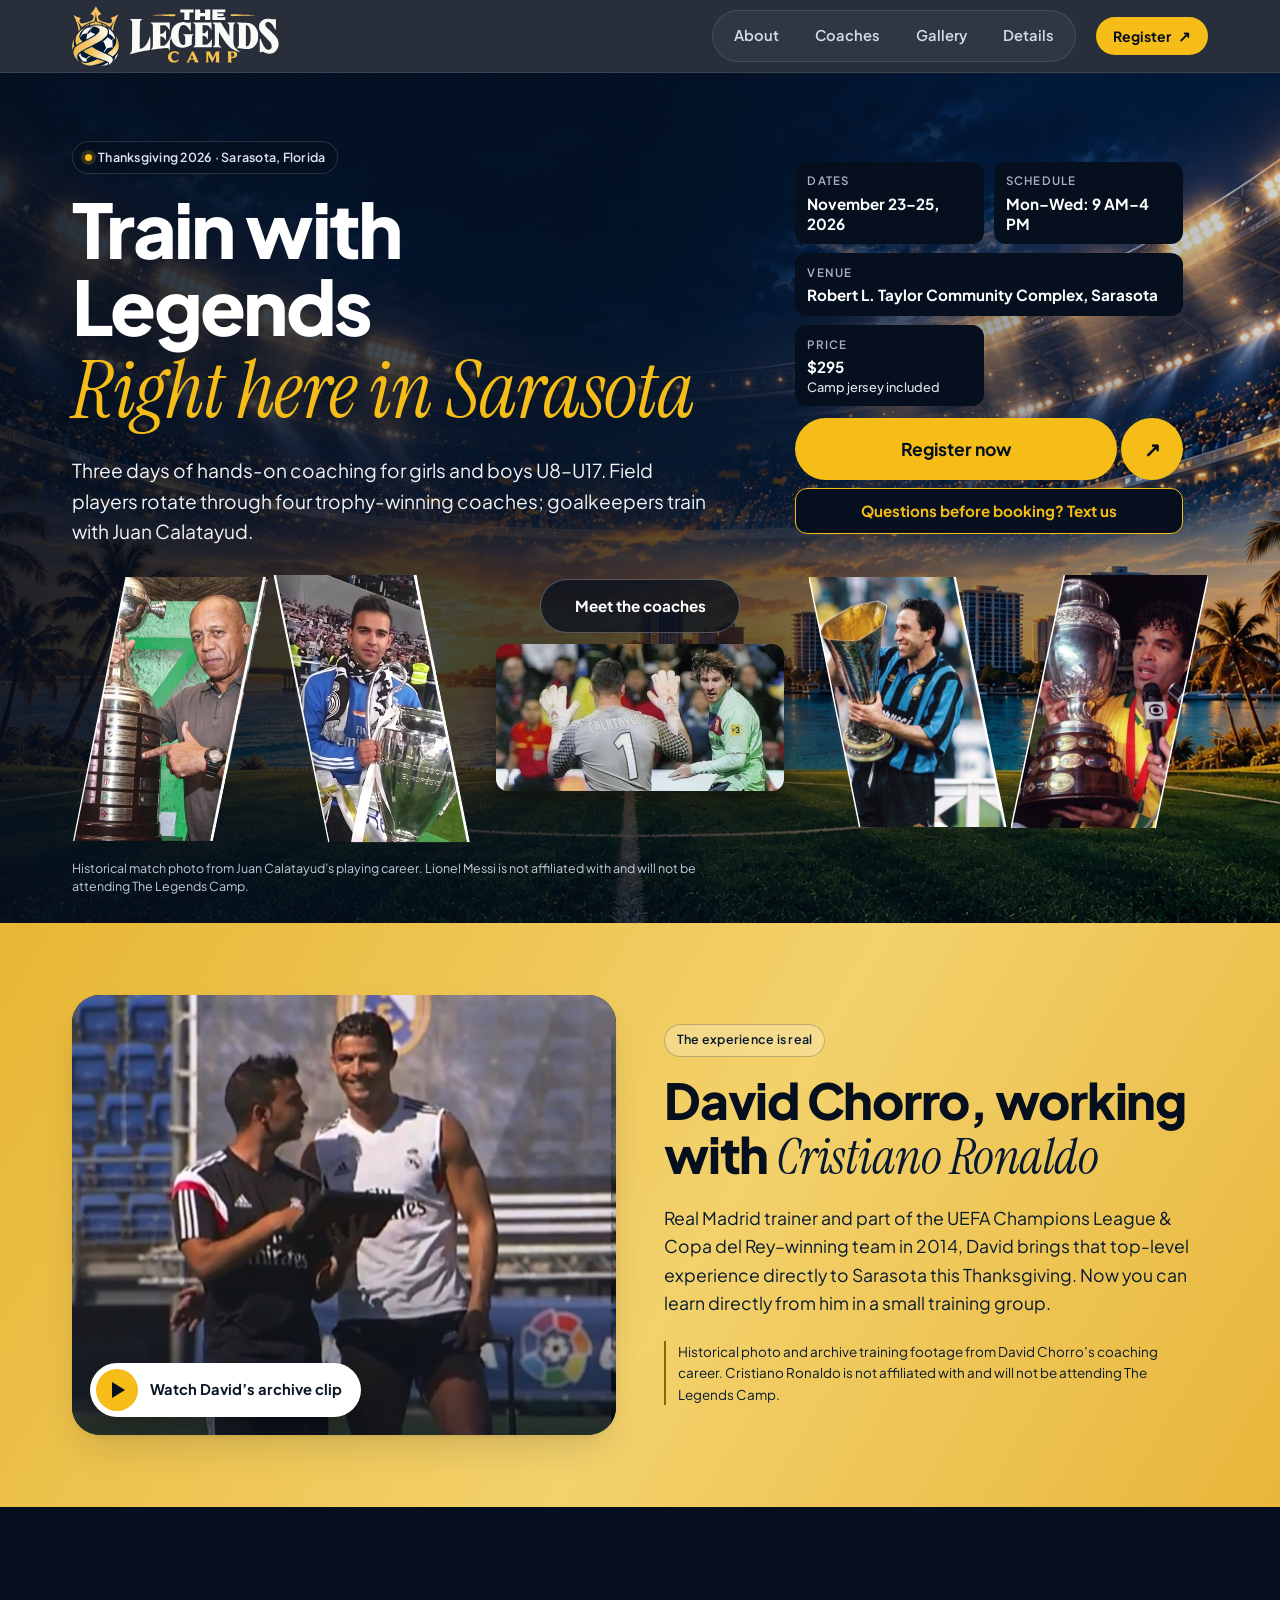
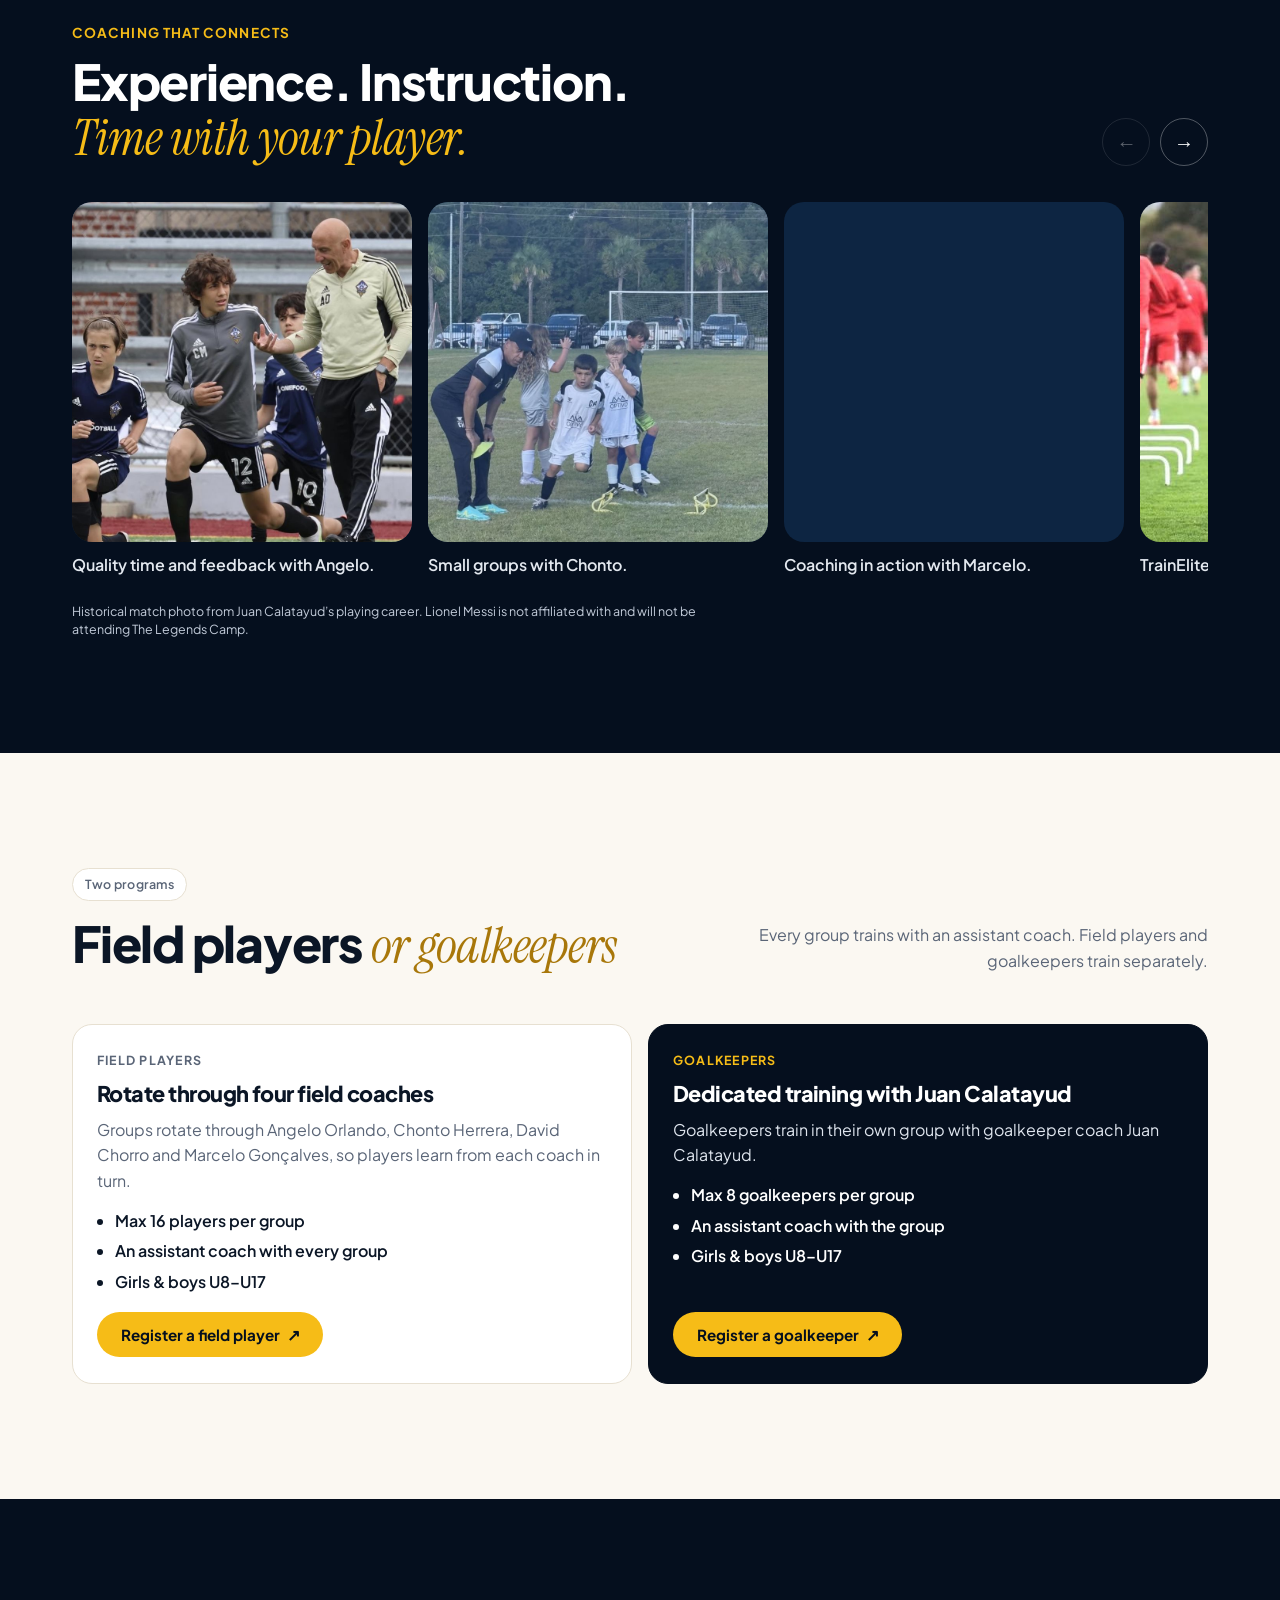
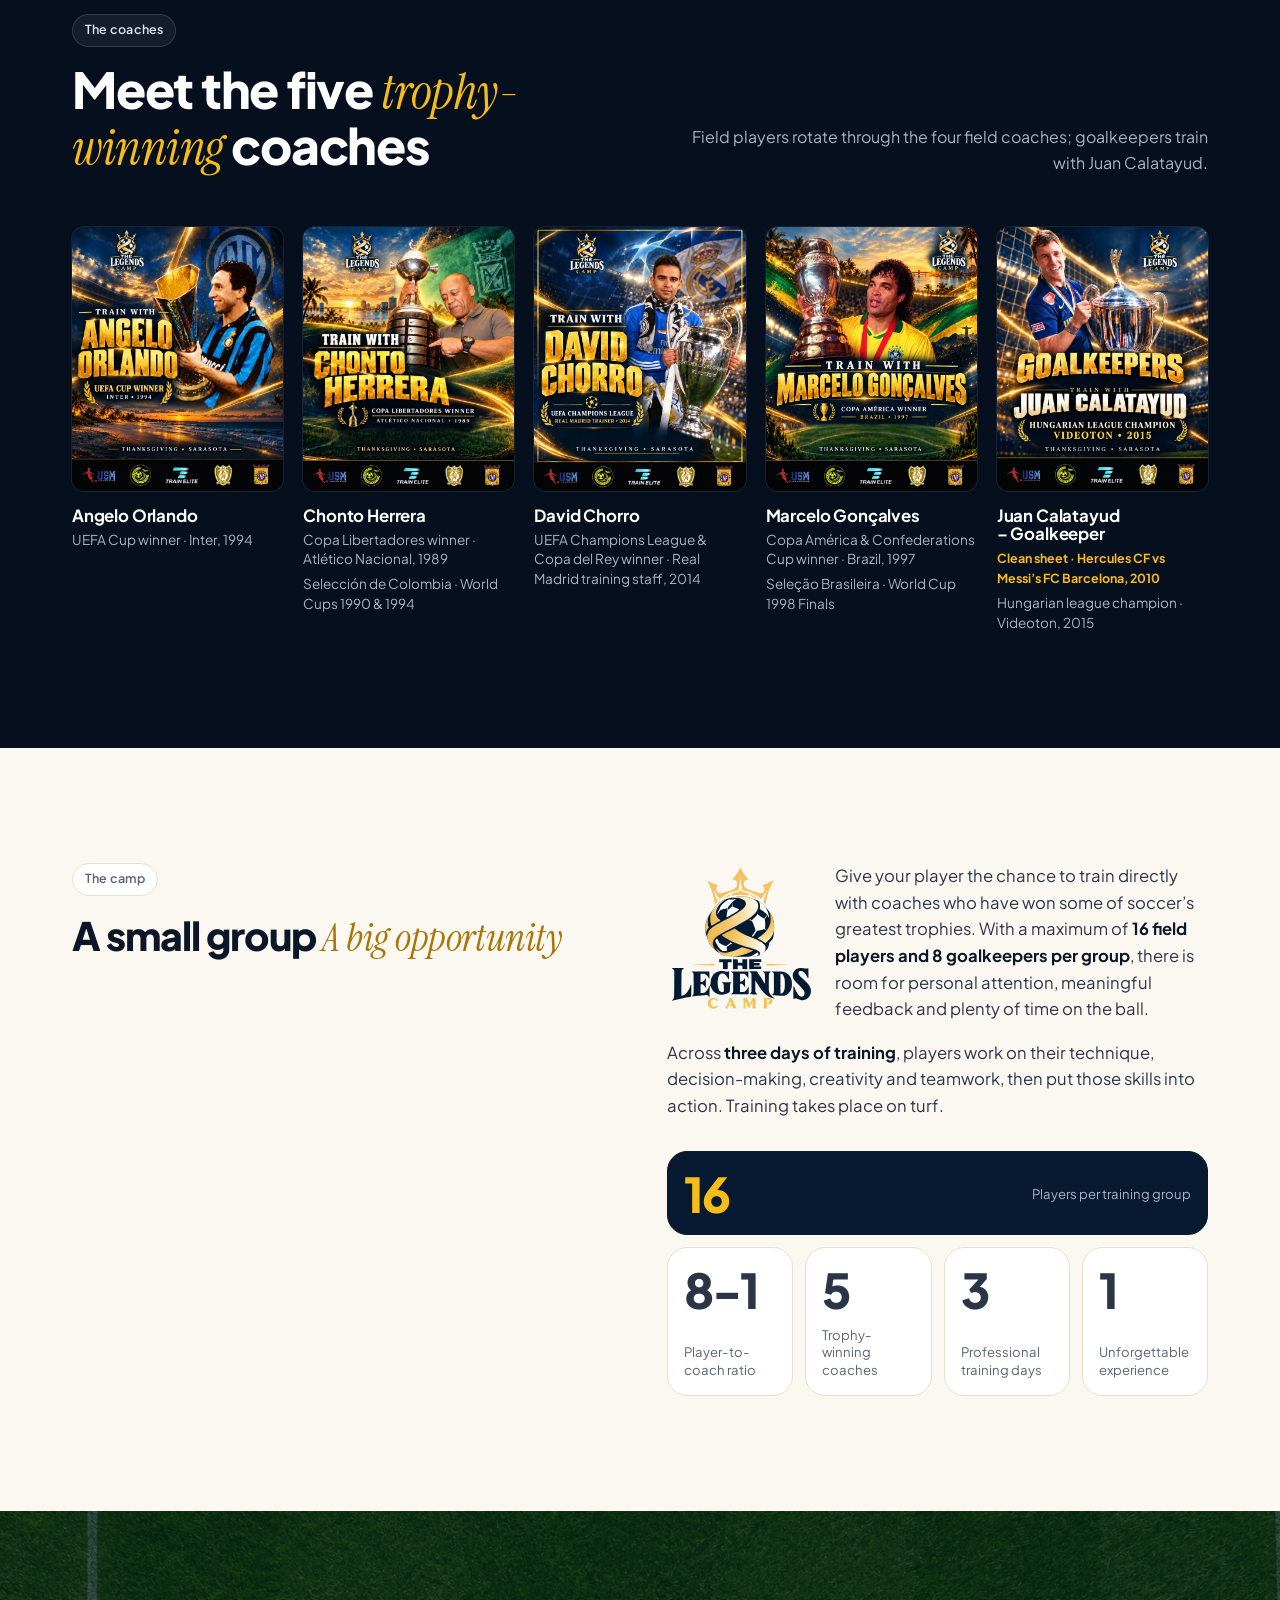
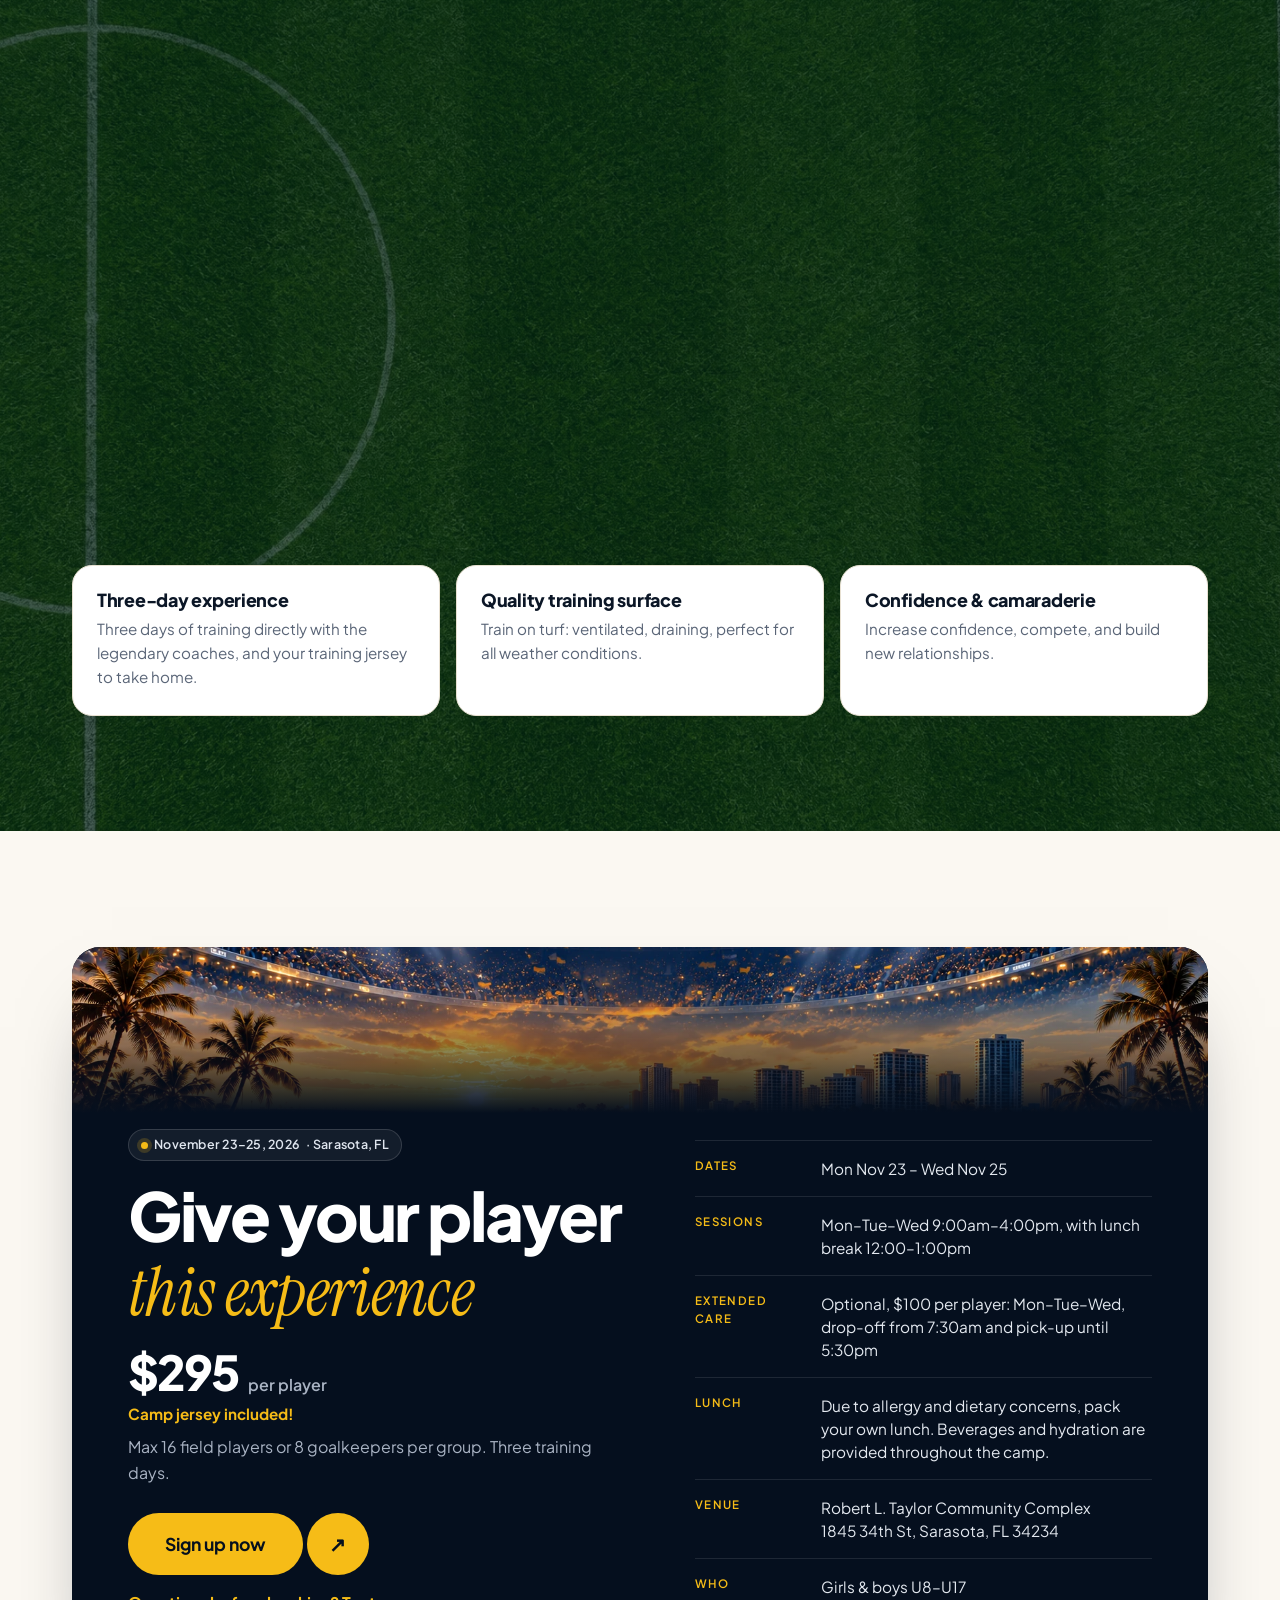
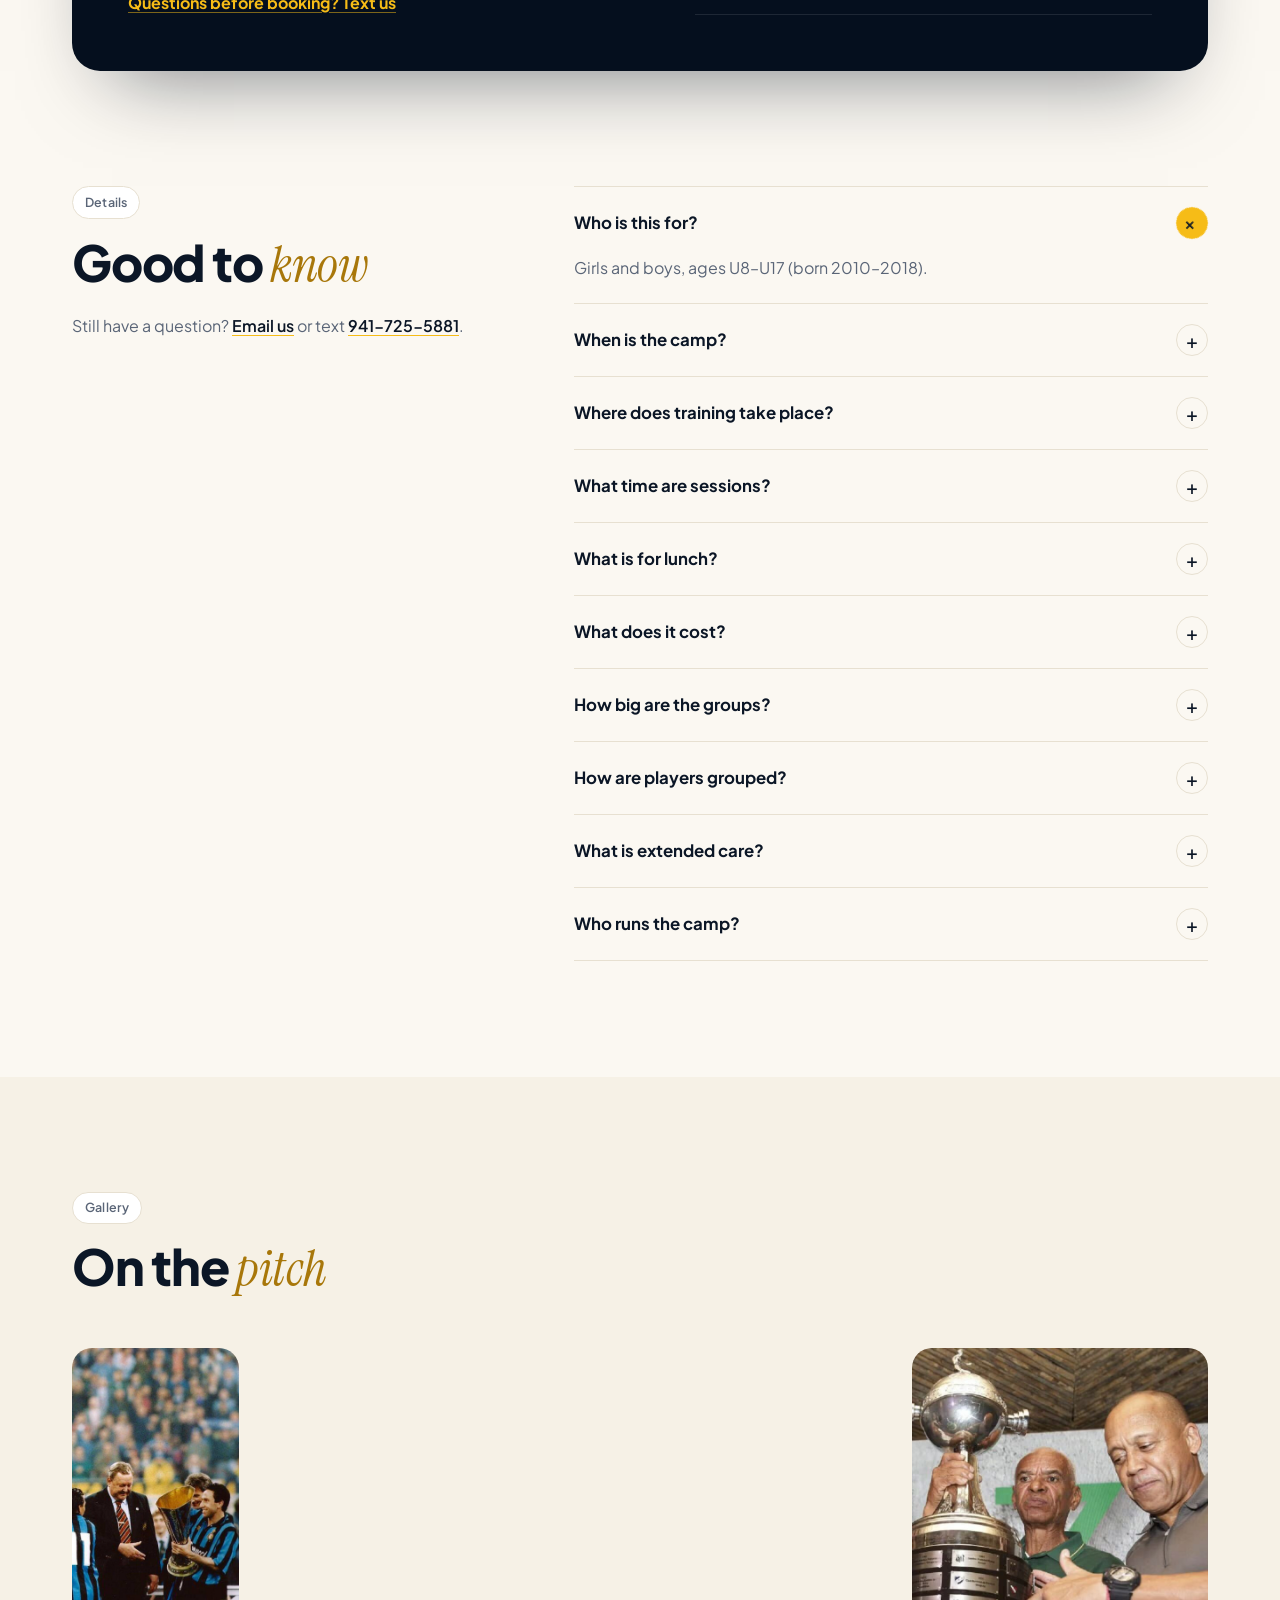
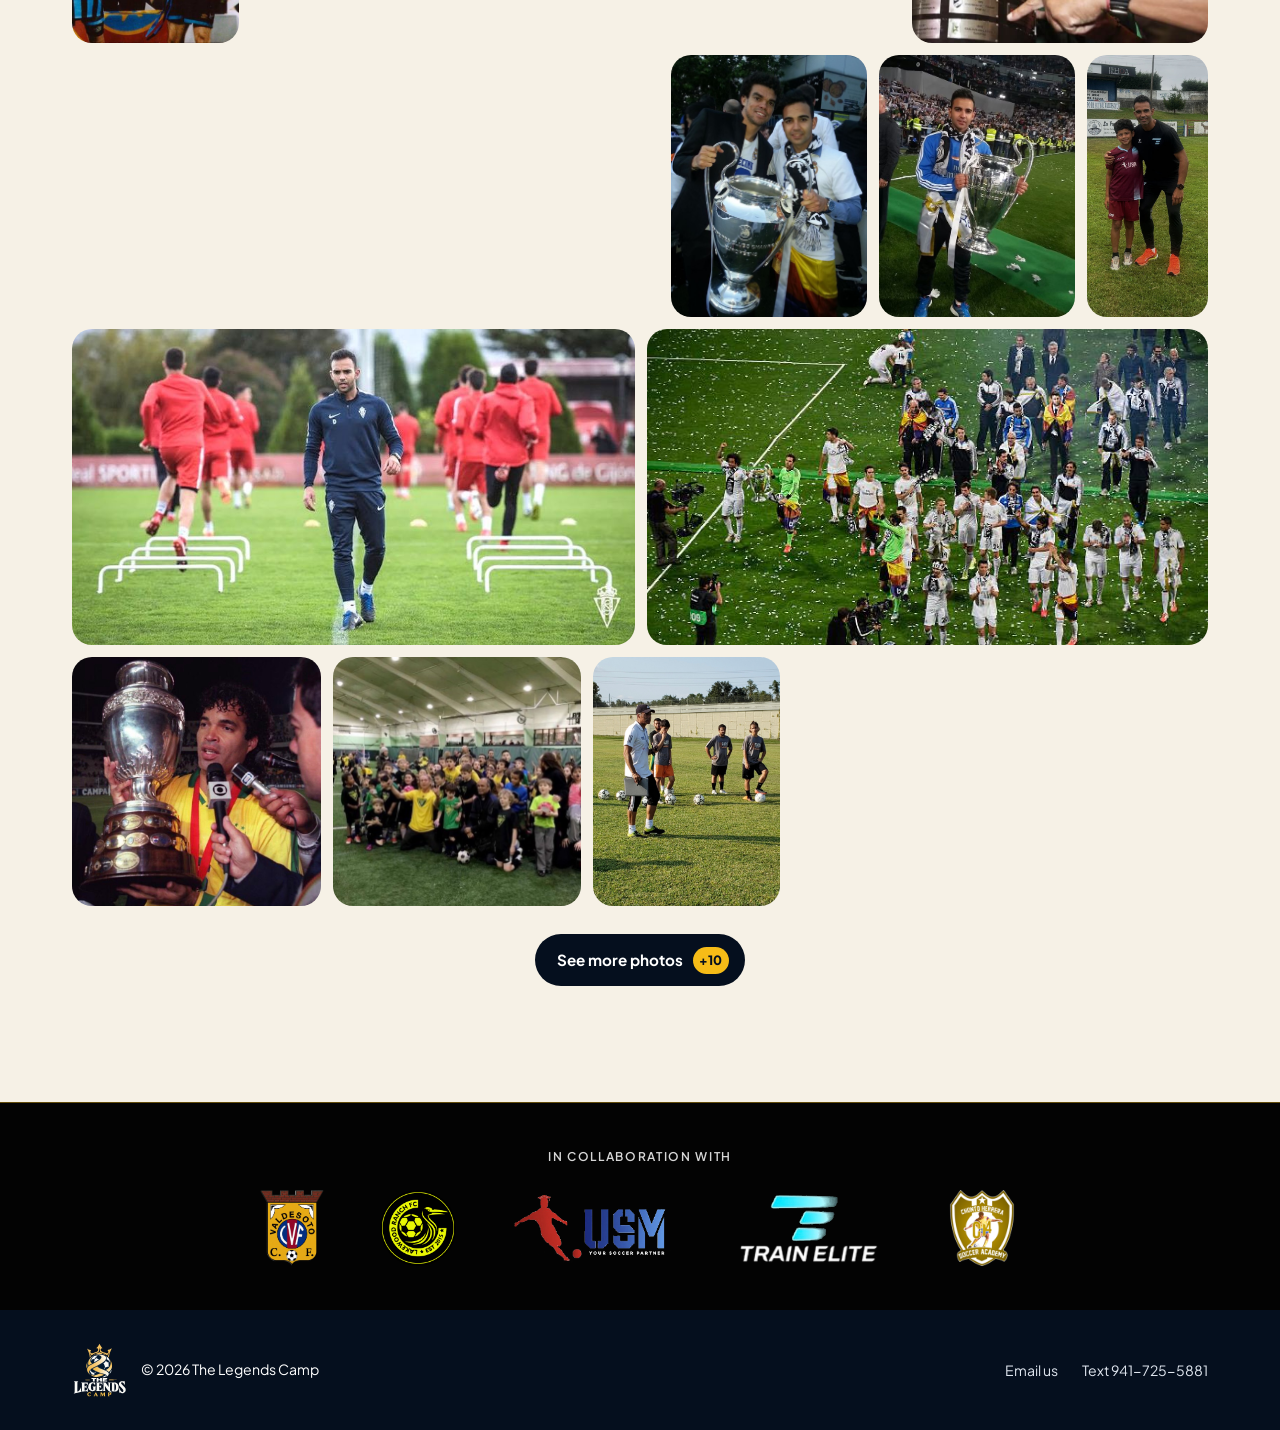
<file: index.html>
<!doctype html>
<html lang="en">
<head>
<meta charset="UTF-8">
<meta name="viewport" content="width=device-width, initial-scale=1">
<title>The Legends Camp — Youth Soccer Camp in Sarasota</title>
<meta name="description" content="Three days of coaching with trophy-winning coaches: 16 field players or 8 goalkeepers per group. The Legends Camp comes to Sarasota this Thanksgiving, November 23–25, 2026. Ages U8–U17.">
<meta name="theme-color" content="#08111f">

<meta property="og:type" content="website">
<meta property="og:title" content="The Legends Camp — Youth Soccer Camp, Sarasota">
<meta property="og:description" content="Three days of coaching with trophy-winning coaches: 16 field players or 8 goalkeepers per group. Thanksgiving 2026, Sarasota, FL. Ages U8–U17.">
<!-- Link previews (iMessage, WhatsApp, Facebook, etc.). These must be absolute URLs:
     change the preview address below to the final domain when the site moves. -->
<meta property="og:image" content="https://thelegendscamp.com/images/share-david-ronaldo.jpg">
<meta property="og:image:type" content="image/jpeg">
<meta property="og:image:width" content="1200">
<meta property="og:image:height" content="630">
<meta property="og:image:alt" content="David Chorro on the training pitch with Cristiano Ronaldo">
<meta property="og:url" content="https://thelegendscamp.com/">
<meta name="twitter:card" content="summary_large_image">
<meta name="twitter:image" content="https://thelegendscamp.com/images/share-david-ronaldo.jpg">

<link rel="icon" type="image/svg+xml" href="images/logo-dark.svg">
<link rel="stylesheet" href="css/styles.css?v=20261110rm">
<link rel="preload" href="images/stadium-sarasota.webp" as="image" fetchpriority="high"></head>
<body>
<a class="skip-link" href="#main">Skip to content</a>

<header class="site-header" id="siteHeader">
  <div class="wrap site-header__inner">
    <a class="brand" href="#top" aria-label="The Legends Camp — back to top">
      <img src="images/logo-emblem.svg" alt="" width="47" height="60" class="brand__mark">
      <img src="images/logo-wordmark.svg" alt="The Legends Camp" width="150" height="53" class="brand__wordmark">
    </a>

    <button class="nav-toggle" id="navToggle" aria-expanded="false" aria-controls="siteNav">
      <span class="sr-only">Menu</span>
      <span class="nav-toggle__bar"></span>
      <span class="nav-toggle__bar"></span>
      <span class="nav-toggle__bar"></span>
    </button>

    <nav class="site-nav" id="siteNav" aria-label="Primary">
      <div class="site-nav__links">
        <a href="#about">About</a>
        <a href="#coaches">Coaches</a>
        <a href="#gallery">Gallery</a>
        <a href="#faq">Details</a>
      </div>
      <a class="btn btn--gold btn--small js-register-link" href="register.html">Register <span class="btn__arrow" aria-hidden="true">↗</span></a>
    </nav>
  </div>
</header>

<main id="main">

  <section class="hero hero--v2" id="top">
    <div class="wrap">
      <div class="hero__grid">
        <div class="hero__copy">
          <p class="chip chip--dark"><span class="chip__dot" aria-hidden="true"></span>Thanksgiving 2026 · Sarasota, Florida</p>
          <h1>Train with Legends <em>Right here in Sarasota</em></h1>
          <p class="hero__lede">Three days of hands-on coaching for girls and boys U8–U17. Field players rotate through four trophy-winning coaches; goalkeepers train with Juan Calatayud.</p>

        </div>

        <div class="hero__coach-banner">
          <div class="hero__coach-pair hero__coach-pair--left">
          <figure class="hero__portrait hero__portrait--chonto">
            <svg viewBox="1736 0 380 508" xmlns="http://www.w3.org/2000/svg" role="img" aria-label="Chonto Herrera with the Copa Libertadores trophy" preserveAspectRatio="xMidYMid meet">
              <defs><clipPath id="hero-photo-chonto"><polygon points="1839,0 2114,0 2007,508 1738,508"/></clipPath></defs>
              <image href="images/hero-coaches-reference.jpg" x="0" y="0" width="2400" height="508" clip-path="url(#hero-photo-chonto)"/>
            </svg>
          </figure>
          <figure class="hero__portrait hero__portrait--david">
            <svg viewBox="293 0 375 508" xmlns="http://www.w3.org/2000/svg" role="img" aria-label="David Chorro with the UEFA Champions League trophy" preserveAspectRatio="xMidYMid meet">
              <defs><clipPath id="hero-photo-david"><polygon points="294,0 566,0 667,508 398,508"/></clipPath></defs>
              <image href="images/hero-coaches-reference.jpg" x="0" y="0" width="2400" height="508" clip-path="url(#hero-photo-david)"/>
            </svg>
          </figure>
          </div>
          <div class="hero__mid">
            <div class="hero__actions">
              <a class="btn btn--line" href="#coaches">Meet the coaches</a>
            </div>
            <figure class="hero__spotlight">
              <img src="images/gallery-juan-messi.jpg" width="1089" height="611" alt="Juan Calatayud in goal, on the field with Lionel Messi">
            </figure>
          </div>
          <div class="hero__coach-pair hero__coach-pair--right">
          <figure class="hero__portrait hero__portrait--angelo">
            <svg viewBox="0 0 400 508" xmlns="http://www.w3.org/2000/svg" role="img" aria-label="Angelo Orlando with the UEFA Cup trophy" preserveAspectRatio="xMidYMid meet">
              <defs><clipPath id="hero-photo-angelo"><polygon points="0,0 296,0 399,508 103,508"/></clipPath></defs>
              <image href="images/hero-coaches-reference.jpg" x="0" y="0" width="2400" height="508" clip-path="url(#hero-photo-angelo)"/>
              <path d="M0,0 L103,508 M296,0 L399,508" fill="none" stroke="#ffffff" stroke-width="1.5" vector-effect="non-scaling-stroke"/>
            </svg>
          </figure>
          <figure class="hero__portrait hero__portrait--marcelo">
            <svg viewBox="2004 0 396 508" xmlns="http://www.w3.org/2000/svg" role="img" aria-label="Marcelo Gonçalves with the Copa América trophy" preserveAspectRatio="xMidYMid meet">
              <defs><clipPath id="hero-photo-marcelo"><polygon points="2111,0 2400,0 2293,508 2004,508"/></clipPath></defs>
              <image href="images/gallery-goncalves-trophy.jpeg" x="1993.24" y="0" width="508" height="508" clip-path="url(#hero-photo-marcelo)"/>
              <path d="M2111,0 L2004,508 M2400,0 L2293,508" fill="none" stroke="#ffffff" stroke-width="1.5" vector-effect="non-scaling-stroke"/>
            </svg>
          </figure>
          </div>
        </div>

        <aside class="hero__panel hero__panel--offer" aria-label="Camp at a glance">
          <dl class="glance glance--offer">
            <div><dt>Dates</dt><dd>November 23–25, 2026</dd></div>
            <div><dt>Schedule</dt><dd>Mon–Wed: 9 AM–4 PM</dd></div>
            <div><dt>Venue</dt><dd>Robert L. Taylor Community Complex, Sarasota</dd></div>
            <div><dt>Price</dt><dd>$295<span>Camp jersey included</span></dd></div>
          </dl>
          <a class="btn-split btn-split--xl hero__register js-register-link" href="register.html">
            <span class="btn-split__label">Register now</span>
            <span class="btn-split__icon" aria-hidden="true">↗</span>
          </a>
          <a class="hero__text-us" href="sms:+19417255881">Questions before booking? Text us</a>
          <div class="countdown countdown--compact" id="countdown">
            <p class="countdown__line" aria-live="off">Camp starts in <span id="cd-days">—</span>d <span id="cd-hours">—</span>h <span id="cd-mins">—</span>m <span id="cd-secs">—</span>s</p>
          </div>
        </aside>
      </div>
      <p class="hero__note">Historical match photo from Juan Calatayud’s playing career. Lionel Messi is not affiliated with and will not be attending The Legends Camp.</p>
      </div>
  </section>

  <section class="experience section" id="experience">
    <div class="wrap experience__grid">
      <div class="experience__media reveal">
        <div class="media-frame" id="archiveFrame">
          <picture>
            
            <img src="images/david-chorro-ronaldo-cover.jpg" alt="Historical photo of David Chorro on the training pitch with Cristiano Ronaldo" width="1459" height="1179" loading="lazy">
          </picture>
          <button class="play-btn" id="archivePlay" type="button" aria-describedby="archiveCaption">
            <span class="play-btn__icon" aria-hidden="true"></span>
            <span class="play-btn__label">Watch David’s archive clip</span>
          </button>
        </div>
        <div class="video-wrap" id="archiveVideoWrap" hidden>
          <video id="archiveVideo" controls playsinline preload="none" poster="images/david-chorro-ronaldo-cover.jpg" aria-describedby="archiveCaption" tabindex="0">
            <source src="video/david-chorro-original.mp4" type="video/mp4">
          </source></video>
        </div>
      </div>
      <div class="experience__copy reveal">
        <p class="chip">The experience is real</p>
        <h2>David Chorro, working with <em>Cristiano Ronaldo</em></h2>
        <p class="experience__lede">Real Madrid trainer and part of the UEFA Champions League &amp; Copa del Rey–winning team in 2014, David brings that top-level experience directly to Sarasota this Thanksgiving. Now you can learn directly from him in a small training group.</p>
        <p class="disclaimer" id="archiveCaption">Historical photo and archive training footage from David Chorro’s coaching career. Cristiano Ronaldo is not affiliated with and will not be attending The Legends Camp.</p>
      </div>
    </div>
  </section>

  <section class="connect section" id="coaching" aria-labelledby="connectTitle">
    <div class="wrap">
      <div class="connect__head reveal">
        <div>
          <p class="connect__eyebrow">Coaching that connects</p>
          <h2 id="connectTitle">Experience. Instruction. <em>Time with your player.</em></h2>
        </div>
        <div class="connect__controls">
          <button class="connect__nav" id="connectPrev" type="button" aria-label="Previous photo" disabled><span aria-hidden="true">←</span></button>
          <button class="connect__nav" id="connectNext" type="button" aria-label="Next photo"><span aria-hidden="true">→</span></button>
        </div>
      </div>
      <!-- Slides can be a photo or a video: put a <video> where the <img> is, keep the <figcaption>. -->
      <ul class="connect-track" id="connectTrack" tabindex="0" aria-label="Coaches working with players">
          <li class="connect-slide">
            <figure>
              <img src="images/connect-angelo.jpg" alt="Angelo Orlando coaching a young player during training" width="880" height="1100" loading="lazy" decoding="async" style="object-position:50% 22%">
              <figcaption>Quality time and feedback with Angelo.</figcaption>
            </figure>
          </li>
          <li class="connect-slide">
            <figure>
              <img src="images/connect-chonto.jpg" alt="Chonto Herrera working with a small group of young players" width="858" height="1100" loading="lazy" decoding="async" style="object-position:50% 100%">
              <figcaption>Small groups with Chonto.</figcaption>
            </figure>
          </li>
          <li class="connect-slide">
            <figure>
              <img src="images/connect-marcelo.jpg" alt="Marcelo Gonçalves playing with young players during a session" width="968" height="1100" loading="lazy" decoding="async" style="object-position:50% 68%">
              <figcaption>Coaching in action with Marcelo.</figcaption>
            </figure>
          </li>
          <li class="connect-slide">
            <figure>
              <img src="images/connect-david.jpg" alt="David Chorro on the training pitch during a session" width="800" height="450" loading="lazy" decoding="async" style="object-position:50% 50%">
              <figcaption>TrainElite mastery with David.</figcaption>
            </figure>
          </li>
          <li class="connect-slide">
            <figure>
              <img src="images/connect-juan.jpg" alt="Juan Calatayud in goal, facing a shot from Lionel Messi" width="1100" height="826" loading="lazy" decoding="async" style="object-position:52% 50%">
              <figcaption>Goalkeeper mastery in action with Juan.</figcaption>
            </figure>
          </li>
      </ul>
      <p class="connect__note">Historical match photo from Juan Calatayud’s playing career. Lionel Messi is not affiliated with and will not be attending The Legends Camp.</p>
    </div>
  </section>

  <section class="programs section" id="programs" aria-labelledby="programsTitle">
    <div class="wrap">
      <div class="section-head reveal">
        <div>
          <p class="chip">Two programs</p>
          <h2 id="programsTitle">Field players <em>or goalkeepers</em></h2>
        </div>
        <p class="section-head__aside">Every group trains with an assistant coach. Field players and goalkeepers train separately.</p>
      </div>
      <div class="program-grid">
        <article class="program reveal">
          <p class="program__label">Field players</p>
          <h3>Rotate through four field coaches</h3>
          <p>Groups rotate through Angelo Orlando, Chonto Herrera, David Chorro and Marcelo Gonçalves, so players learn from each coach in turn.</p>
          <ul class="program__facts">
            <li>Max 16 players per group</li>
            <li>An assistant coach with every group</li>
            <li>Girls &amp; boys U8–U17</li>
          </ul>
          <a class="btn btn--gold program__cta" href="register.html?player=field">Register a field player <span class="btn__arrow" aria-hidden="true">↗</span></a>
        </article>
        <article class="program program--gk reveal">
          <p class="program__label">Goalkeepers</p>
          <h3>Dedicated training with Juan Calatayud</h3>
          <p>Goalkeepers train in their own group with goalkeeper coach Juan Calatayud.</p>
          <ul class="program__facts">
            <li>Max 8 goalkeepers per group</li>
            <li>An assistant coach with the group</li>
            <li>Girls &amp; boys U8–U17</li>
          </ul>
          <a class="btn btn--gold program__cta" href="register.html?player=goalkeeper">Register a goalkeeper <span class="btn__arrow" aria-hidden="true">↗</span></a>
        </article>
      </div>
    </div>
  </section>

  <section class="coaches section" id="coaches">
    <div class="wrap">
      <div class="section-head reveal">
        <div>
          <p class="chip chip--dark">The coaches</p>
          <h2>Meet the five <em>trophy-winning</em> coaches</h2>
        </div>
        <p class="section-head__aside">Field players rotate through the four field coaches; goalkeepers train with Juan Calatayud.</p>
      </div>

      <ul class="coach-grid">
        <li class="coach-card reveal">
          <div class="coach-card__media">
            <picture>
              
              <img src="images/coach-orlando.webp" alt="Angelo Orlando poster: UEFA Cup winner, Inter, 1994" width="720" height="900" loading="lazy">
            </picture>
          </div>
          <h3 class="coach-card__name">Angelo Orlando</h3>
          <p class="coach-card__cred">UEFA Cup winner · Inter, 1994</p>
          <p class="coach-card__focus" data-proposed hidden>Scanning before receiving and using the first touch to escape pressure.</p>
        </li>
        <li class="coach-card reveal">
          <div class="coach-card__media">
            <picture>
              
              <img src="images/coach-herrera.webp" alt="Chonto Herrera poster: Copa Libertadores winner, Atlético Nacional, 1989" width="720" height="900" loading="lazy">
            </picture>
          </div>
          <h3 class="coach-card__name">Chonto Herrera</h3>
          <p class="coach-card__cred">Copa Libertadores winner · Atlético Nacional, 1989</p>
          <p class="coach-card__cred"><span lang="es">Selección de Colombia</span> · World Cups 1990 &amp; 1994</p>
          <p class="coach-card__focus" data-proposed hidden>One-on-one defending, overlapping opportunities and recovery positioning.</p>
        </li>
        <li class="coach-card reveal">
          <div class="coach-card__media">
            <picture>
              
              <img src="images/coach-chorro.webp" alt="David Chorro poster: UEFA Champions League, Real Madrid trainer, 2014" width="720" height="900" loading="lazy">
            </picture>
          </div>
          <h3 class="coach-card__name">David Chorro</h3>
          <p class="coach-card__cred">UEFA Champions League &amp; Copa del Rey winner · Real Madrid training staff, 2014</p>
          <p class="coach-card__focus" data-proposed hidden>Acceleration, balance and match-day warm-ups.</p>
        </li>
        <li class="coach-card reveal">
          <div class="coach-card__media">
            <picture>
              
              <img src="images/coach-goncalves.webp" alt="Marcelo Gonçalves poster: Copa América winner, Brazil, 1997" width="720" height="900" loading="lazy">
            </picture>
          </div>
          <h3 class="coach-card__name">Marcelo Gonçalves</h3>
          <p class="coach-card__cred">Copa América &amp; Confederations Cup winner · Brazil, 1997</p>
          <p class="coach-card__cred"><span lang="pt">Seleção Brasileira</span> · World Cup 1998 Finals</p>
          <p class="coach-card__focus" data-proposed hidden>Anticipating passes and deciding when to step forward or drop back.</p>
        </li>
        <li class="coach-card coach-card--gk reveal">
          <div class="coach-card__media">
            <picture>
              
              <img src="images/coach-calatayud.webp" alt="Juan Calatayud poster: goalkeeper coach, Hungarian league champion with Videoton, 2015" width="720" height="900" loading="lazy">
            </picture>
          </div>
          <h3 class="coach-card__name">Juan Calatayud – Goalkeeper</h3>
          <p class="coach-specialty">Clean sheet · Hercules CF vs Messi’s FC Barcelona, 2010</p><p class="coach-card__cred">Hungarian league champion · Videoton, 2015</p>
          <p class="coach-card__focus" data-proposed hidden>Goalkeeper positioning, one-on-one decisions and distribution.</p>
        </li>
      </ul>
    </div>
  </section>

  <section class="about section" id="about">
    <div class="wrap about__grid">
      <div class="about__intro reveal">
        <p class="chip">The camp</p>
        <h2 class="about__quote">A small group <em>A big opportunity</em></h2>
      </div>
      <div class="about__body reveal">
        <div class="about__lead">
        <img class="about__crest" src="images/logo-light.svg" alt="The Legends Camp" width="200" height="201" loading="lazy">
        <p>Give your player the chance to train directly with coaches who have won some of soccer’s greatest trophies. With a maximum of <strong>16 field players and 8 goalkeepers per group</strong>, there is room for personal attention, meaningful feedback and plenty of time on the ball.</p>
        </div>
        <p>Across <strong>three days of training</strong>, players work on their technique, decision-making, creativity and teamwork, then put those skills into action. Training takes place on turf.</p>

        <ul class="stats" aria-label="The camp in numbers">
          <li class="stat stat--dark"><span class="stat__num">16</span><span class="stat__label">Players per training group</span></li>
          <li class="stat"><span class="stat__num">8-1</span><span class="stat__label">Player-to-coach ratio</span></li>
          <li class="stat"><span class="stat__num">5</span><span class="stat__label">Trophy-winning coaches</span></li>
          <li class="stat"><span class="stat__num">3</span><span class="stat__label">Professional training days</span></li>
          <li class="stat"><span class="stat__num">1</span><span class="stat__label">Unforgettable experience</span></li>
        </ul>
      </div>
    </div>
  </section>

  <section class="features section">
    <div class="wrap">
      <div class="section-head reveal">
        <div>
          <p class="chip">What’s included</p>
          <h2>What your player <em>gets</em></h2>
        </div>
        <p class="section-head__aside">Three days built around small groups, elite coaching and time on the ball.</p>
      </div>
      <ol class="feature-grid">
        <li class="feature reveal"><h3>International coaching</h3><p>Train directly with experienced coaches who have won some of soccer’s greatest trophies.</p></li>
        <li class="feature reveal"><h3>Ages U8–U17</h3><p>Birth years 2010–2018. Open to girls and boys.</p></li>
        <li class="feature reveal"><h3>Small training groups</h3><p>Max 16 field players or 8 goalkeepers per group, each group with an assistant coach, for personal attention and meaningful feedback.</p></li>
        <li class="feature reveal"><h3>Four legendary field coaches</h3><p>Rotate between David Chorro, Angelo Orlando, Chonto Herrera and Marcelo Gonçalves to experience different coaching styles and approaches.</p></li>
        <li class="feature reveal"><h3>Specialized goalkeeper training</h3><p>Dedicated coaching with Juan Calatayud and an assistant coach, for a player-to-coach ratio of 4-1.</p></li>
        <li class="feature reveal"><h3>Skill development</h3><p>Improve technique, decision-making, creativity and teamwork.</p></li>
        <li class="feature reveal"><h3>Three-day experience</h3><p>Three days of training directly with the legendary coaches, and your training jersey to take home.</p></li>
        <li class="feature reveal"><h3>Quality training surface</h3><p>Train on turf: ventilated, draining, perfect for all weather conditions.</p></li>
        <li class="feature reveal"><h3>Confidence &amp; camaraderie</h3><p>Increase confidence, compete, and build new relationships.</p></li>
      </ol>
    </div>
  </section>

  <section class="register section" id="register">
    <div class="wrap">
      <div class="register-card reveal">
        <div class="register-card__banner" style="background-image:url('images/stadium-sarasota.webp')" aria-hidden="true"></div>
        <div class="register-card__body">
          <div class="register-card__main">
            <p class="chip chip--dark"><span class="chip__dot" aria-hidden="true"></span>November 23–25, 2026<span class="chip__place"> · Sarasota, FL</span></p>
            <h2>Give your player <em>this experience</em></h2>
            <p class="price"><span class="price__amount">$295</span><span class="price__note">per player</span></p>
            <p class="price-then">Camp jersey included!</p>
            <p class="register-card__note">Max 16 field players or 8 goalkeepers per group. Three training days.</p>
            <a class="btn-split btn-split--xl js-register-link" href="register.html" id="registerBtn">
              <span class="btn-split__label">Sign up now</span>
              <span class="btn-split__icon" aria-hidden="true">↗</span>
            </a>
            <a class="register-card__text" href="sms:+19417255881">Questions before booking? Text us</a>
          </div>
          <dl class="register-card__details">
            <div><dt>Dates</dt><dd>Mon Nov 23 – Wed Nov 25</dd></div>
            <div><dt>Sessions</dt><dd>Mon–Tue–Wed 9:00am–4:00pm, with lunch break 12:00–1:00pm</dd></div>
            <div><dt>Extended care</dt><dd>Optional, $100 per player: Mon–Tue–Wed, drop-off from 7:30am and pick-up until 5:30pm</dd></div>
            <div><dt>Lunch</dt><dd>Due to allergy and dietary concerns, pack your own lunch. Beverages and hydration are provided throughout the camp.</dd></div>
            <div><dt>Venue</dt><dd>Robert L. Taylor Community Complex<br>1845 34th St, Sarasota, FL 34234</dd></div>
            <div><dt>Who</dt><dd>Girls &amp; boys U8–U17</dd></div>
          </dl>
        </div>
      </div>
    </div>
  </section>

  <section class="faq section" id="faq">
    <div class="wrap faq__grid">
      <div class="faq__intro reveal">
        <p class="chip">Details</p>
        <h2>Good to <em>know</em></h2>
        <p class="faq__contact">Still have a question? <a href="mailto:jeffrey@thelegendscamp.com">Email us</a> or text <a href="sms:+19417255881">941-725-5881</a>.</p>
      </div>
      <div class="faq-list reveal">
        <details class="faq-item" open>
          <summary>Who is this for?</summary>
          <p>Girls and boys, ages U8–U17 (born 2010–2018).</p>
        </details>
        <details class="faq-item">
          <summary>When is the camp?</summary>
          <p>November 23–25, 2026: three training days from Monday to Wednesday.</p>
        </details>
        <details class="faq-item">
          <summary>Where does training take place?</summary>
          <p>Robert L. Taylor Community Complex, 1845 34th St, Sarasota, FL 34234. Training is on turf.</p>
        </details>
        <details class="faq-item">
          <summary>What time are sessions?</summary>
          <p>Mon–Tue–Wed 9:00am–4:00pm, with a lunch break 12:00–1:00pm.</p>
        </details>
        <details class="faq-item">
          <summary>What is for lunch?</summary>
          <p>Due to allergy and dietary concerns, players should pack their own lunch. No food will be provided by the camp. Beverages and hydration will be provided throughout the camp.</p>
        </details>
        <details class="faq-item">
          <summary>What does it cost?</summary>
          <p>$295 per player, camp jersey included. Optional extended care is $100 per player.</p>
        </details>
        <details class="faq-item">
          <summary>How big are the groups?</summary>
          <p>Field players: a maximum of 16 per group, with an assistant coach; groups rotate through the four field coaches. Goalkeepers: a maximum of 8 per group, with an assistant coach, training with Juan Calatayud.</p>
        </details>
        <details class="faq-item">
          <summary>How are players grouped?</summary>
          <p>By age, using the birthdate and current team age group you give at registration. Field players and goalkeepers train in separate groups.</p>
        </details>
        <details class="faq-item">
          <summary>What is extended care?</summary>
          <p>An optional $100 per player for Mon–Tue–Wed (Nov 23–25): drop-off from 7:30am and pick-up until 5:30pm, around the 9am–4pm sessions. Choose it when you register.</p>
        </details>
        <details class="faq-item">
          <summary>Who runs the camp?</summary>
          <p>The Legends Camp is presented in collaboration with Valdesoto C.F., Lakewood Ranch FC, USM, Train Elite and CH4 Soccer Academy. Questions go directly to Jeffrey Apple: <a href="mailto:jeffrey@thelegendscamp.com">jeffrey@thelegendscamp.com</a> or text <a href="sms:+19417255881">941-725-5881</a>.</p>
        </details>
        <details class="faq-item" data-proposed hidden>
          <summary>What if I need to cancel?</summary>
          <p>[Needs Jeff’s cancellation and refund terms.]</p>
        </details>
        <details class="faq-item" data-proposed hidden>
          <summary>What happens if it rains?</summary>
          <p>[Needs Jeff’s weather plan.]</p>
        </details>
        <details class="faq-item" data-proposed hidden>
          <summary>What if a player gets hurt?</summary>
          <p>[Needs Jeff’s injury and first-aid procedure.]</p>
        </details>
      </div>
    </div>
  </section>

  <section class="gallery section" id="gallery">
    <div class="wrap">
      <div class="section-head reveal">
        <div>
          <p class="chip">Gallery</p>
          <h2>On the <em>pitch</em></h2>
        </div>
      </div>
      <div class="gallery-stream" id="galleryStream" aria-label="Coach photos">
        <figure class="gallery-photo" data-coach="Angelo Orlando" style="--photo-ratio: 0.56423742"><a href="images/gallery-orlando-trophy.jpeg" target="_blank" rel="noopener" aria-label="Open photo: Angelo Orlando holding the UEFA Cup with Inter Milano"><img src="images/gallery-orlando-trophy.jpeg" alt="Angelo Orlando holding the UEFA Cup with Inter Milano" width="751" height="1331" loading="lazy" decoding="async"></a></figure>
        <figure class="gallery-photo" data-coach="Angelo Orlando" style="--photo-ratio: 0.80027174"><a href="images/gallery-youth-coaching.jpeg" target="_blank" rel="noopener" aria-label="Open photo: Angelo guides young players during a training exercise"><img src="images/gallery-youth-coaching.jpeg" alt="Angelo guides young players during a training exercise" width="1178" height="1472" loading="lazy" decoding="async"></a></figure>
        <figure class="gallery-photo" data-coach="Angelo Orlando" style="--photo-ratio: 1.35789474"><a href="images/gallery-team-talk.jpeg" target="_blank" rel="noopener" aria-label="Open photo: Angelo leading a team talk with young players"><img src="images/gallery-team-talk.jpeg" alt="Angelo leading a team talk with young players" width="1548" height="1140" loading="lazy" decoding="async"></a></figure>
        <figure class="gallery-photo" data-coach="Chonto Herrera" style="--photo-ratio: 1.00148368"><picture><img src="images/gallery-herrera-trophy.jpg" alt="Chonto Herrera with the Copa Libertadores trophy" width="675" height="674" loading="lazy"></picture></figure>
        <figure class="gallery-photo" data-coach="Chonto Herrera" style="--photo-ratio: 0.66620402"><a href="images/gallery-ch4-young-players.jpeg" target="_blank" rel="noopener" aria-label="Open photo: Chonto with young players after training"><img src="images/gallery-ch4-young-players.jpeg" alt="Chonto with young players after training" width="960" height="1441" loading="lazy" decoding="async"></a></figure>
        <figure class="gallery-photo" data-coach="Chonto Herrera" style="--photo-ratio: 0.77967480"><a href="images/gallery-ch4-hurdles.jpeg" target="_blank" rel="noopener" aria-label="Open photo: Young players work on movement with Chonto"><img src="images/gallery-ch4-hurdles.jpeg" alt="Young players work on movement with Chonto" width="959" height="1230" loading="lazy" decoding="async"></a></figure>
        <figure class="gallery-photo" data-coach="Chonto Herrera" style="--photo-ratio: 0.71013413"><a href="images/gallery-ch4-ball-skills.jpeg" target="_blank" rel="noopener" aria-label="Open photo: Ball skills with Chonto"><img src="images/gallery-ch4-ball-skills.jpeg" alt="Ball skills with Chonto" width="953" height="1342" loading="lazy" decoding="async"></a></figure>
        <figure class="gallery-photo" data-coach="David Chorro" style="--photo-ratio: 0.74976570"><picture><img src="images/gallery-chorro-trophy.jpg" alt="David Chorro with Pepe holding the UEFA Champions League trophy" width="800" height="1067" loading="lazy"></picture></figure>
        <figure class="gallery-photo" data-coach="David Chorro" style="--photo-ratio: 0.75036284"><picture><img src="images/gallery-chorro-ucl.jpg" alt="David with the UEFA Champions League trophy" width="517" height="689" loading="lazy"></picture></figure>
        <figure class="gallery-photo" data-coach="David Chorro" style="--photo-ratio: 0.46136101"><picture><img src="images/gallery-chorro-kid.jpg" alt="David with a young player at training" width="800" height="1734" loading="lazy"></picture></figure>
        <figure class="gallery-photo" data-coach="David Chorro" style="--photo-ratio: 1.77777778"><picture><img src="images/gallery-training.jpg" alt="David running a field training session" width="800" height="450" loading="lazy"></picture></figure>
        <figure class="gallery-photo" data-coach="David Chorro" style="--photo-ratio: 1.77391304"><picture><img src="images/gallery-celebration.jpg" alt="Real Madrid celebrating with the Champions League trophy" width="612" height="345" loading="lazy"></picture></figure>
        <figure class="gallery-photo" data-coach="Marcelo Gonçalves" style="--photo-ratio: 1.00000000"><a href="images/gallery-goncalves-trophy.jpeg" target="_blank" rel="noopener" aria-label="Open photo: Marcelo Gonçalves with the Copa América trophy"><img src="images/gallery-goncalves-trophy.jpeg" alt="Marcelo Gonçalves with the Copa América trophy" width="803" height="803" loading="lazy" decoding="async"></a></figure>
        <figure class="gallery-photo" data-coach="Marcelo Gonçalves" style="--photo-ratio: 1.00000000"><a href="images/gallery-youth-indoor.jpeg" target="_blank" rel="noopener" aria-label="Open photo: Marcelo with young players"><img src="images/gallery-youth-indoor.jpeg" alt="Marcelo with young players" width="500" height="500" loading="lazy" decoding="async"></a></figure>
        <figure class="gallery-photo" data-coach="Marcelo Gonçalves" style="--photo-ratio: 0.75079669"><a href="images/gallery-field-instruction.jpeg" target="_blank" rel="noopener" aria-label="Open photo: Marcelo giving outdoor training instructions"><img src="images/gallery-field-instruction.jpeg" alt="Marcelo giving outdoor training instructions" width="1178" height="1569" loading="lazy" decoding="async"></a></figure>
        <figure class="gallery-photo" data-coach="Marcelo Gonçalves" style="--photo-ratio: 0.88041854"><a href="images/gallery-small-sided-training.jpeg" target="_blank" rel="noopener" aria-label="Open photo: Marcelo taking part in a small-sided practice"><img src="images/gallery-small-sided-training.jpeg" alt="Marcelo taking part in a small-sided practice" width="1178" height="1338" loading="lazy" decoding="async"></a></figure>
        <figure class="gallery-photo" data-coach="Juan Calatayud" style="--photo-ratio: 0.74295533"><a href="images/gallery-calatayud-trophy.jpeg" target="_blank" rel="noopener" aria-label="Open photo: Juan Calatayud with the Hungarian league trophy"><img src="images/gallery-calatayud-trophy.jpeg" alt="Juan Calatayud with the Hungarian league trophy" width="1081" height="1455" loading="lazy" decoding="async"></a></figure>
      </div>
      <div class="gallery-stream gallery-stream--more" id="galleryMore" aria-label="More photos" hidden>
        <figure class="gallery-photo" data-coach="Juan Calatayud" style="--photo-ratio: 1.52505447"><a href="images/more-calatayud-save.jpg" target="_blank" rel="noopener" aria-label="Open photo: Juan Calatayud saving against FC Barcelona"><img src="images/more-calatayud-save.jpg" alt="Juan Calatayud saving against FC Barcelona" width="1400" height="918" loading="lazy" decoding="async"></a></figure>
        <figure class="gallery-photo" data-coach="Angelo Orlando" style="--photo-ratio: 0.74469890"><a href="images/more-orlando-uefa-cup.jpg" target="_blank" rel="noopener" aria-label="Open photo: Angelo Orlando with the UEFA Cup"><img src="images/more-orlando-uefa-cup.jpg" alt="Angelo Orlando with the UEFA Cup" width="878" height="1179" loading="lazy" decoding="async"></a></figure>
        <figure class="gallery-photo" data-coach="Angelo Orlando" style="--photo-ratio: 0.48856799"><a href="images/more-orlando-trophy.jpg" target="_blank" rel="noopener" aria-label="Open photo: Angelo Orlando holding the UEFA Cup trophy"><img src="images/more-orlando-trophy.jpg" alt="Angelo Orlando holding the UEFA Cup trophy" width="406" height="831" loading="lazy" decoding="async"></a></figure>
        <figure class="gallery-photo" data-coach="Angelo Orlando" style="--photo-ratio: 1.47465438"><a href="images/more-inter-uefa-cup-1994.jpg" target="_blank" rel="noopener" aria-label="Open photo: Inter Milano receiving the UEFA Cup in 1994"><img src="images/more-inter-uefa-cup-1994.jpg" alt="Inter Milano receiving the UEFA Cup in 1994" width="960" height="651" loading="lazy" decoding="async"></a></figure>
        <figure class="gallery-photo" data-coach="Chonto Herrera" style="--photo-ratio: 0.95693780"><a href="images/more-herrera-atletico-nacional.jpg" target="_blank" rel="noopener" aria-label="Open photo: Chonto Herrera in the Atlético Nacional shirt"><img src="images/more-herrera-atletico-nacional.jpg" alt="Chonto Herrera in the Atlético Nacional shirt" width="800" height="836" loading="lazy" decoding="async"></a></figure>
        <figure class="gallery-photo" data-coach="David Chorro" style="--photo-ratio: 1.00000000"><a href="images/more-chorro-champions-league.jpg" target="_blank" rel="noopener" aria-label="Open photo: David Chorro with the UEFA Champions League trophy, 2014"><img src="images/more-chorro-champions-league.jpg" alt="David Chorro with the UEFA Champions League trophy, 2014" width="647" height="647" loading="lazy" decoding="async"></a></figure>
        <figure class="gallery-photo" data-coach="David Chorro" style="--photo-ratio: 1.00000000"><a href="images/more-chorro-portrait.jpg" target="_blank" rel="noopener" aria-label="Open photo: David Chorro"><img src="images/more-chorro-portrait.jpg" alt="David Chorro" width="749" height="749" loading="lazy" decoding="async"></a></figure>
        <figure class="gallery-photo" data-coach="Training" style="--photo-ratio: 0.80065359"><a href="images/more-training-session.jpg" target="_blank" rel="noopener" aria-label="Open photo: Players during a training session"><img src="images/more-training-session.jpg" alt="Players during a training session" width="490" height="612" loading="lazy" decoding="async"></a></figure>
        <figure class="gallery-photo" data-coach="Training" style="--photo-ratio: 1.50151976"><a href="images/more-hurdle-drill.jpg" target="_blank" rel="noopener" aria-label="Open photo: Players working through a hurdle drill"><img src="images/more-hurdle-drill.jpg" alt="Players working through a hurdle drill" width="494" height="329" loading="lazy" decoding="async"></a></figure>
        <figure class="gallery-photo" data-coach="Training" style="--photo-ratio: 1.50151976"><a href="images/more-ball-work.jpg" target="_blank" rel="noopener" aria-label="Open photo: Ball work on the training pitch"><img src="images/more-ball-work.jpg" alt="Ball work on the training pitch" width="494" height="329" loading="lazy" decoding="async"></a></figure>
      </div>
      <div class="gallery-more-actions">
        <button class="gallery-toggle" id="galleryToggle" type="button" aria-expanded="false" aria-controls="galleryMore">
          <span class="gallery-toggle__label">See more photos</span> <span class="gallery-toggle__count">+10</span>
        </button>
      </div>
    </div>
  </section>

</main>

<section class="sponsors" aria-labelledby="sponsorsTitle">
  <div class="wrap">
    <p class="sponsors__title" id="sponsorsTitle">In collaboration with</p>
    <div class="sponsors__row">
      <img src="images/sponsor-valdesoto-transparent.png" alt="Valdesoto C.F." loading="lazy">
      <img src="images/sponsor-lwrfc.png" alt="Lakewood Ranch FC" loading="lazy">
      <img src="images/sponsor-usm.png" alt="USM – Your Soccer Partner" loading="lazy">
      <img src="images/sponsor-trainelite.png" alt="Train Elite" loading="lazy">
      <img src="images/sponsor-ch4.png" alt="CH4 Soccer Academy" loading="lazy">
    </div>
  </div>
</section>

<footer class="site-footer">
  <div class="wrap site-footer__inner">
    <div class="site-footer__brand">
      <img src="images/logo-dark.svg" alt="" width="56" height="56">
      <p>© 2026 The Legends Camp</p>
    </div>
    <p class="site-footer__links"><a href="mailto:jeffrey@thelegendscamp.com">Email us</a><a href="sms:+19417255881">Text 941-725-5881</a></p>
  </div>
</footer>

<div class="sticky-cta" id="stickyCta" aria-hidden="true">
  <div class="sticky-cta__text"><strong>$295 · jersey included</strong><span>Nov 23–25 · Sarasota</span></div>
  <a class="btn btn--gold js-register-link" href="register.html" tabindex="-1">Register <span class="btn__arrow" aria-hidden="true">↗</span></a>
</div>

<script src="js/track.js?v=20261119px2"></script>
<script src="js/gallery.js?v=20261110c"></script>
<script src="js/main.js?v=20261119"></script>
</body>
</html>
</file>
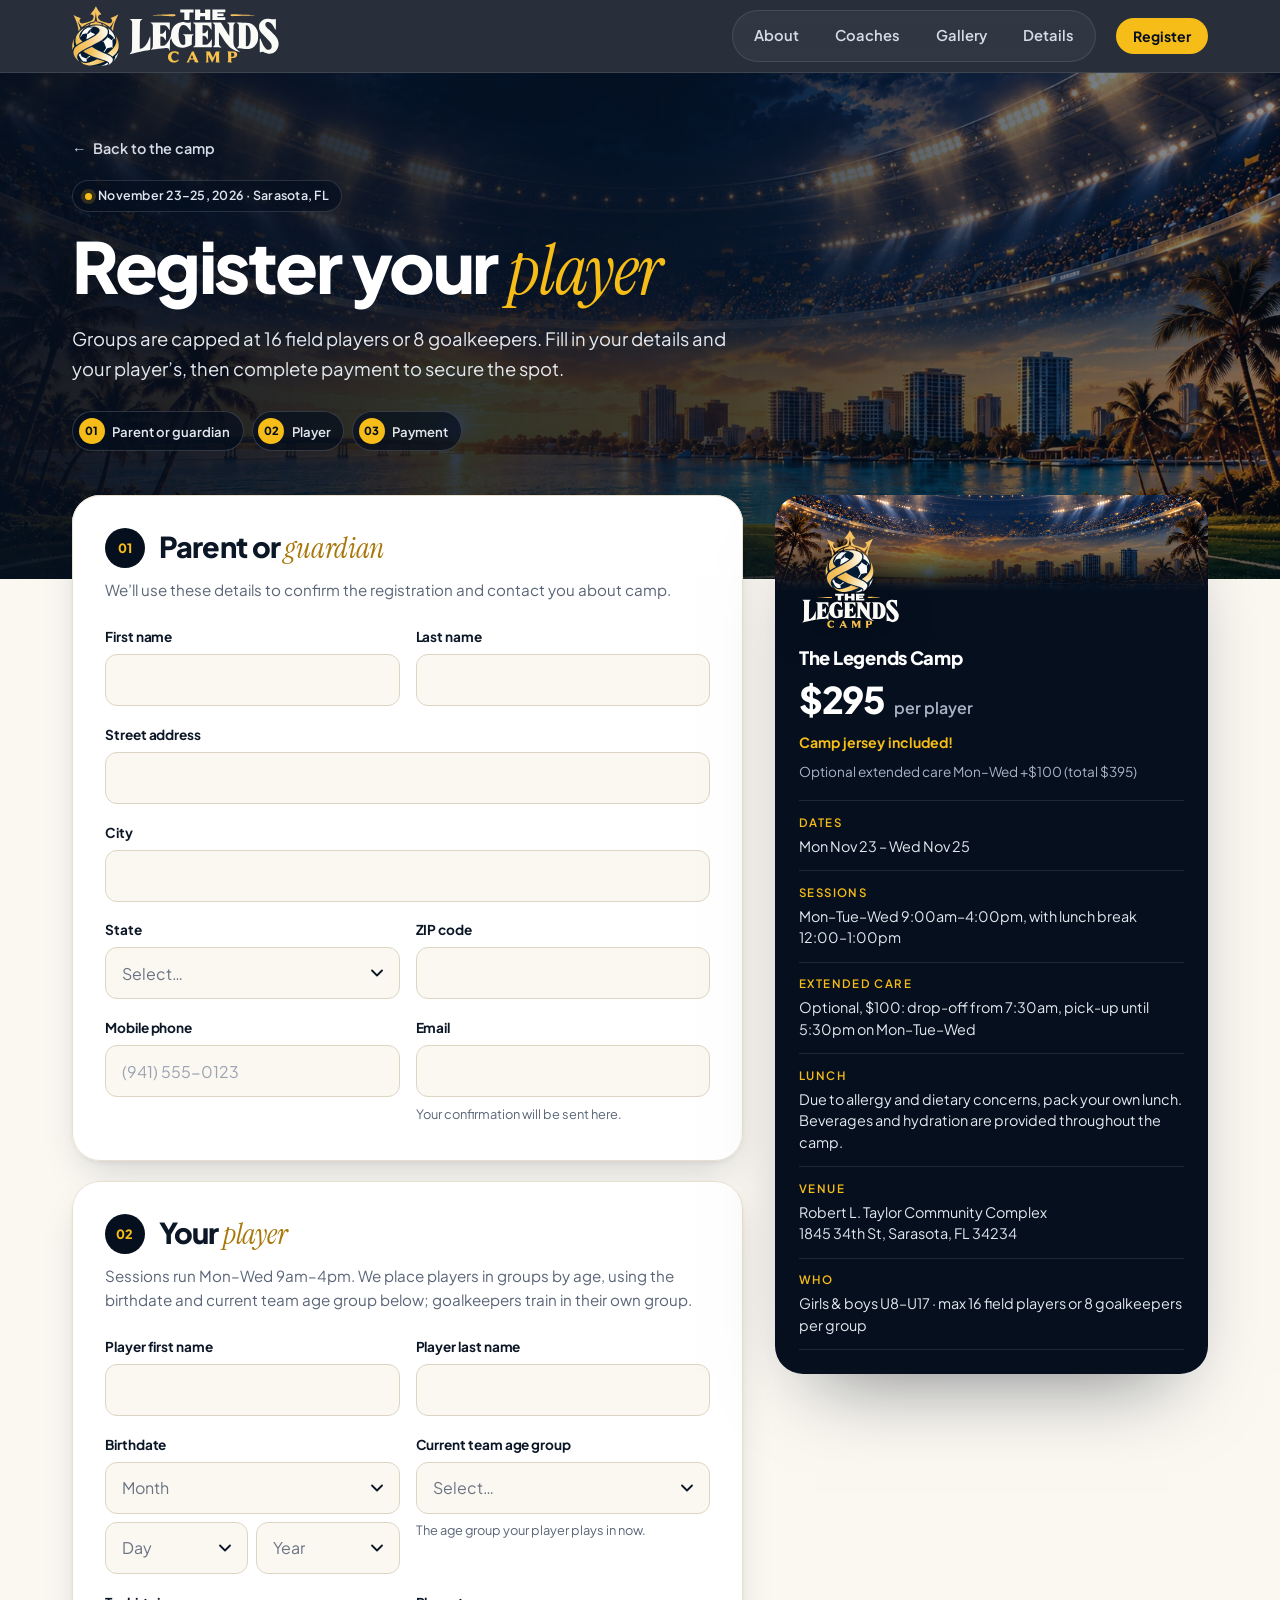
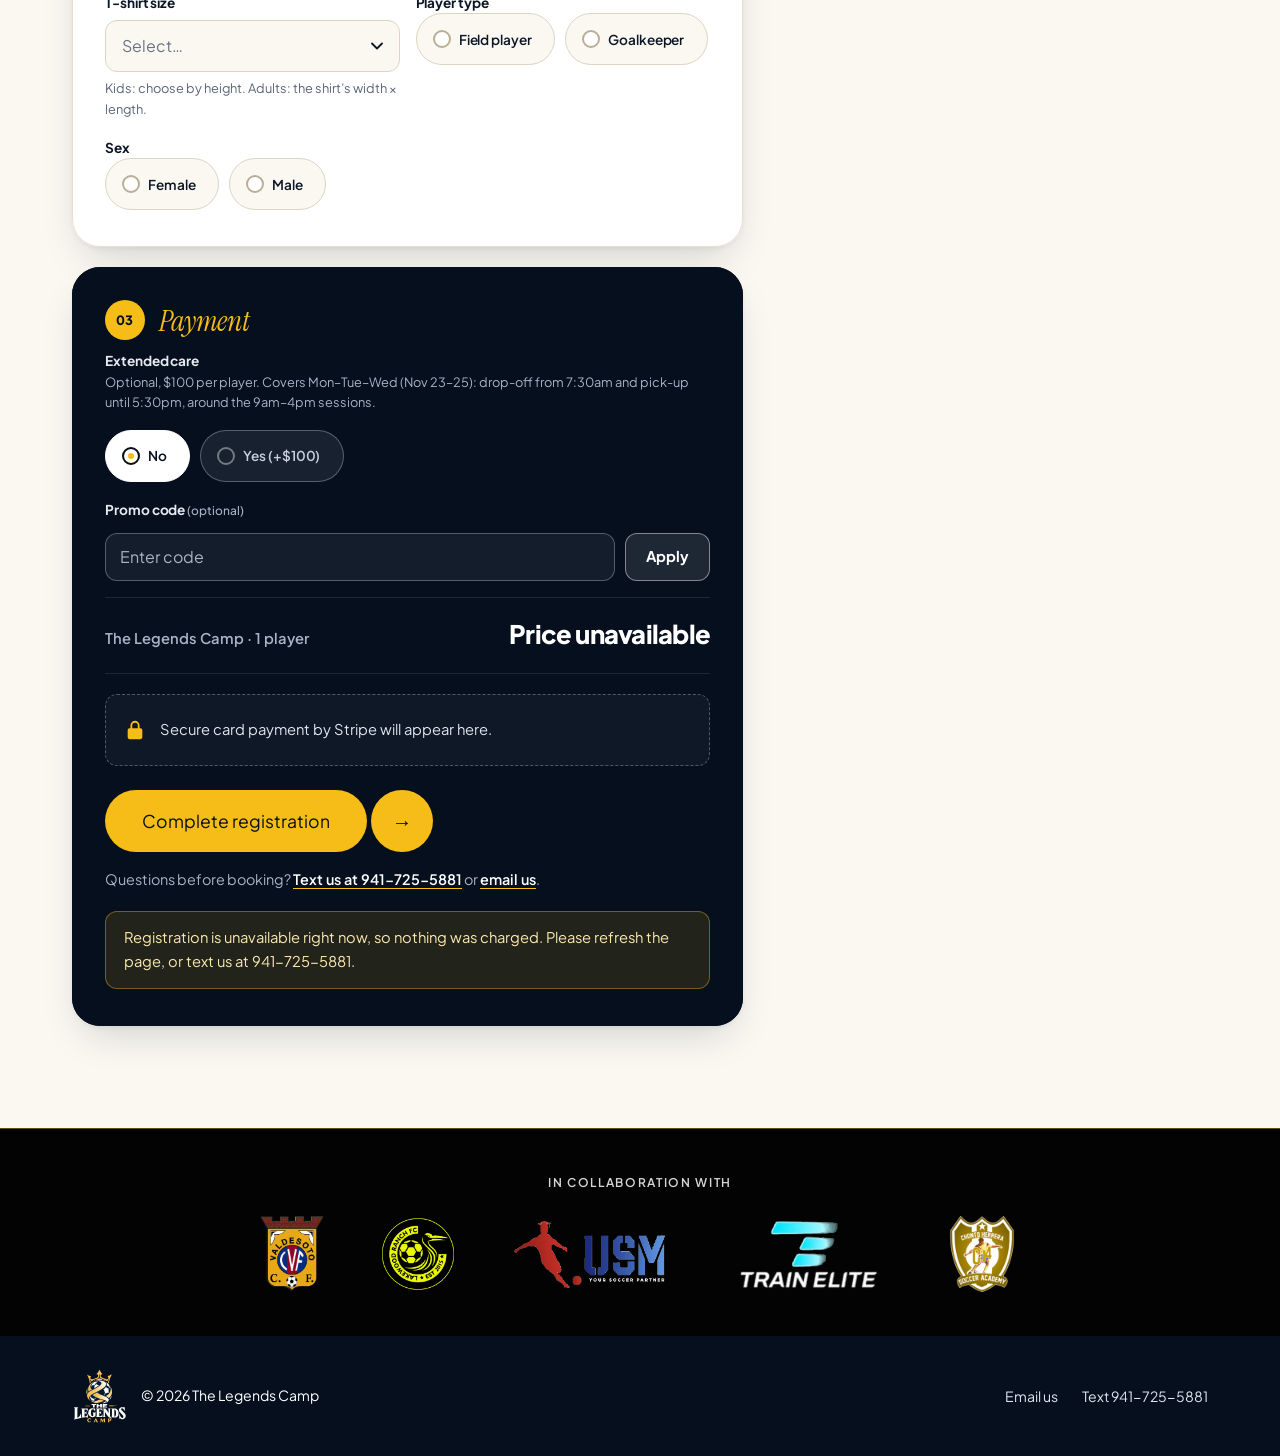
<file: register.html>
<!doctype html>
<html lang="en">
<head>
<meta charset="UTF-8">
<meta name="viewport" content="width=device-width, initial-scale=1">
<title>Register — The Legends Camp, Sarasota</title>
<meta name="description" content="Register your player for The Legends Camp in Sarasota, November 23–25, 2026. Groups of just 16 players, ages U8–U17.">
<meta name="theme-color" content="#08111f">

<meta property="og:type" content="website">
<meta property="og:title" content="Register — The Legends Camp, Sarasota">
<meta property="og:description" content="Train with five trophy-winning coaches in groups of just 16. Thanksgiving 2026, Sarasota, FL. Ages U8–U17.">
<!-- Link previews (iMessage, WhatsApp, Facebook, etc.). These must be absolute URLs:
     change the preview address below to the final domain when the site moves. -->
<meta property="og:image" content="https://thelegendscamp.com/images/share-david-ronaldo.jpg">
<meta property="og:image:type" content="image/jpeg">
<meta property="og:image:width" content="1200">
<meta property="og:image:height" content="630">
<meta property="og:image:alt" content="David Chorro on the training pitch with Cristiano Ronaldo">
<meta property="og:url" content="https://thelegendscamp.com/register.html">
<meta name="twitter:card" content="summary_large_image">
<meta name="twitter:image" content="https://thelegendscamp.com/images/share-david-ronaldo.jpg">

<link rel="icon" type="image/svg+xml" href="images/logo-dark.svg">
<link rel="stylesheet" href="css/styles.css?v=20261110rm">
<link rel="stylesheet" href="css/register.css?v=20261116promo3">
</head>
<body class="page-register">
<a class="skip-link" href="#main">Skip to the form</a>

<header class="site-header" id="siteHeader">
  <div class="wrap site-header__inner">
    <a class="brand" href="index.html" aria-label="The Legends Camp — home">
      <img src="images/logo-emblem.svg" alt="" width="47" height="60" class="brand__mark">
      <img src="images/logo-wordmark.svg" alt="The Legends Camp" width="150" height="53" class="brand__wordmark">
    </a>

    <button class="nav-toggle" id="navToggle" aria-expanded="false" aria-controls="siteNav">
      <span class="sr-only">Menu</span>
      <span class="nav-toggle__bar"></span>
      <span class="nav-toggle__bar"></span>
      <span class="nav-toggle__bar"></span>
    </button>

    <nav class="site-nav" id="siteNav" aria-label="Primary">
      <div class="site-nav__links">
        <a href="index.html#about">About</a>
        <a href="index.html#coaches">Coaches</a>
        <a href="index.html#gallery">Gallery</a>
        <a href="index.html#faq">Details</a>
      </div>
      <a class="btn btn--gold btn--small" href="#main" aria-current="page">Register</a>
    </nav>
  </div>
</header>

<main id="main">

  <section class="reg-hero">
    <div class="wrap">
      <a class="reg-back" href="index.html"><span aria-hidden="true">←</span> Back to the camp</a>
      <p class="chip chip--dark"><span class="chip__dot" aria-hidden="true"></span>November 23–25, 2026 · Sarasota, FL</p>
      <h1>Register your <em>player</em></h1>
      <p class="reg-hero__lede">Groups are capped at 16 field players or 8 goalkeepers. Fill in your details and your player’s, then complete payment to secure the spot.</p>
      <ol class="reg-steps" aria-label="Registration steps">
        <li><a href="#step-parent" data-step="step-parent"><span>01</span>Parent or guardian</a></li>
        <li><a href="#step-player" data-step="step-player"><span>02</span>Player</a></li>
        <li><a href="#step-payment" data-step="step-payment"><span>03</span>Payment</a></li>
      </ol>
    </div>
  </section>

  <div class="reg-body">
    <div class="wrap reg-layout">

      <form class="reg-form" id="registrationForm" novalidate>

        <div class="reg-alert" id="regErrors" role="alert" tabindex="-1" hidden>
          <p class="reg-alert__title">Please check the highlighted fields</p>
          <ul class="reg-alert__list" id="regErrorList"></ul>
        </div>

        <fieldset class="reg-card" id="step-parent" tabindex="-1">
          <legend class="reg-card__head">
            <span class="reg-card__num">01</span>
            <span class="reg-card__title">Parent or <em>guardian</em></span>
          </legend>
          <p class="reg-card__intro">We’ll use these details to confirm the registration and contact you about camp.</p>

          <div class="reg-grid">
            <div class="field">
              <label for="parentFirstName">First name</label>
              <input id="parentFirstName" name="parent_first_name" type="text" autocomplete="given-name" required maxlength="50">
            </div>
            <div class="field">
              <label for="parentLastName">Last name</label>
              <input id="parentLastName" name="parent_last_name" type="text" autocomplete="family-name" required maxlength="50">
            </div>

            <div class="field field--full">
              <label for="address">Street address</label>
              <input id="address" name="address" type="text" autocomplete="address-line1" required maxlength="50">
            </div>

            <div class="field field--full field--city">
              <label for="city">City</label>
              <input id="city" name="city" type="text" autocomplete="address-level2" required maxlength="50">
            </div>
            <div class="field">
              <label for="state">State</label>
              <select id="state" name="state" autocomplete="address-level1" required data-dropdown>
                <option value="">Select…</option>
                <option value="AL">Alabama</option><option value="AK">Alaska</option><option value="AZ">Arizona</option>
                <option value="AR">Arkansas</option><option value="CA">California</option><option value="CO">Colorado</option>
                <option value="CT">Connecticut</option><option value="DE">Delaware</option><option value="DC">District of Columbia</option>
                <option value="FL">Florida</option><option value="GA">Georgia</option><option value="HI">Hawaii</option>
                <option value="ID">Idaho</option><option value="IL">Illinois</option><option value="IN">Indiana</option>
                <option value="IA">Iowa</option><option value="KS">Kansas</option><option value="KY">Kentucky</option>
                <option value="LA">Louisiana</option><option value="ME">Maine</option><option value="MD">Maryland</option>
                <option value="MA">Massachusetts</option><option value="MI">Michigan</option><option value="MN">Minnesota</option>
                <option value="MS">Mississippi</option><option value="MO">Missouri</option><option value="MT">Montana</option>
                <option value="NE">Nebraska</option><option value="NV">Nevada</option><option value="NH">New Hampshire</option>
                <option value="NJ">New Jersey</option><option value="NM">New Mexico</option><option value="NY">New York</option>
                <option value="NC">North Carolina</option><option value="ND">North Dakota</option><option value="OH">Ohio</option>
                <option value="OK">Oklahoma</option><option value="OR">Oregon</option><option value="PA">Pennsylvania</option>
                <option value="RI">Rhode Island</option><option value="SC">South Carolina</option><option value="SD">South Dakota</option>
                <option value="TN">Tennessee</option><option value="TX">Texas</option><option value="UT">Utah</option>
                <option value="VT">Vermont</option><option value="VA">Virginia</option><option value="WA">Washington</option>
                <option value="WV">West Virginia</option><option value="WI">Wisconsin</option><option value="WY">Wyoming</option>
              </select>
            </div>
            <div class="field">
              <label for="zip">ZIP code</label>
              <input id="zip" name="zip" type="text" inputmode="numeric" autocomplete="postal-code" required maxlength="10" pattern="\d{5}(-\d{4})?">
            </div>

            <div class="field">
              <label for="phone">Mobile phone</label>
              <input id="phone" name="mobile_phone" type="tel" autocomplete="tel" required maxlength="20" placeholder="(941) 555-0123">
            </div>
            <div class="field">
              <label for="email">Email</label>
              <input id="email" name="email" type="email" autocomplete="email" required maxlength="50">
              <p class="field__hint">Your confirmation will be sent here.</p>
            </div>
          </div>
        </fieldset>

        <fieldset class="reg-card" id="step-player" tabindex="-1">
          <legend class="reg-card__head">
            <span class="reg-card__num">02</span>
            <span class="reg-card__title">Your <em>player</em></span>
          </legend>
          <p class="reg-card__intro">Sessions run Mon–Wed 9am–4pm. We place players in groups by age, using the birthdate and current team age group below; goalkeepers train in their own group.</p>

          <div class="reg-grid">
            <div class="field">
              <label for="playerFirstName">Player first name</label>
              <input id="playerFirstName" name="player_first_name" type="text" autocomplete="off" required maxlength="60">
            </div>
            <div class="field">
              <label for="playerLastName">Player last name</label>
              <input id="playerLastName" name="player_last_name" type="text" autocomplete="off" required maxlength="60">
            </div>

            <fieldset class="field birth-field">
              <legend>Birthdate</legend>
              <input id="birthdate" name="player_birthdate" type="hidden" data-min="2006-01-01" data-max="2021-12-31">
              <div class="birth-row">
                <div class="birth-row__part"><label class="sr-only" for="birthMonth">Birth month</label><select id="birthMonth" data-dropdown><option value="">Month</option><option value="01">January</option><option value="02">February</option><option value="03">March</option><option value="04">April</option><option value="05">May</option><option value="06">June</option><option value="07">July</option><option value="08">August</option><option value="09">September</option><option value="10">October</option><option value="11">November</option><option value="12">December</option></select></div>
                <div class="birth-row__part"><label class="sr-only" for="birthDay">Birth day</label><select id="birthDay" data-dropdown><option value="">Day</option><option value="01">1</option><option value="02">2</option><option value="03">3</option><option value="04">4</option><option value="05">5</option><option value="06">6</option><option value="07">7</option><option value="08">8</option><option value="09">9</option><option value="10">10</option><option value="11">11</option><option value="12">12</option><option value="13">13</option><option value="14">14</option><option value="15">15</option><option value="16">16</option><option value="17">17</option><option value="18">18</option><option value="19">19</option><option value="20">20</option><option value="21">21</option><option value="22">22</option><option value="23">23</option><option value="24">24</option><option value="25">25</option><option value="26">26</option><option value="27">27</option><option value="28">28</option><option value="29">29</option><option value="30">30</option><option value="31">31</option></select></div>
                <div class="birth-row__part"><label class="sr-only" for="birthYear">Birth year</label><select id="birthYear" data-dropdown><option value="">Year</option><option value="2021">2021</option><option value="2020">2020</option><option value="2019">2019</option><option value="2018">2018</option><option value="2017">2017</option><option value="2016">2016</option><option value="2015">2015</option><option value="2014">2014</option><option value="2013">2013</option><option value="2012">2012</option><option value="2011">2011</option><option value="2010">2010</option><option value="2009">2009</option><option value="2008">2008</option><option value="2007">2007</option><option value="2006">2006</option></select></div>
              </div>
            </fieldset>
            <div class="field">
              <label for="teamAge">Current team age group</label>
              <select id="teamAge" name="player_team_age_group" required data-dropdown>
                <option value="">Select…</option>
                <option value="U8">U8</option>
                <option value="U9">U9</option>
                <option value="U10">U10</option>
                <option value="U11">U11</option>
                <option value="U12">U12</option>
                <option value="U13">U13</option>
                <option value="U14">U14</option>
                <option value="U15">U15</option>
                <option value="U16">U16</option>
                <option value="U17">U17</option>
                <option value="NONE">Not on a team</option>
              </select>
              <p class="field__hint">The age group your player plays in now.</p>
            </div>
            <div class="field">
              <label for="shirtSize">T-shirt size</label>
              <select id="shirtSize" name="player_tshirt_size" required data-dropdown>
                <option value="">Select…</option>
                <optgroup label="Youth · by height">
                  <option value="YM">YM · size 10 · 150 cm</option>
                  <option value="YL">YL · size 12 · 160 cm</option>
                  <option value="AXS">AXS · size 14 · 170 cm</option>
                </optgroup>
                <optgroup label="Adult · shirt width × length">
                  <option value="AS">AS · 48 × 67 cm</option>
                  <option value="AM">AM · 50 × 69 cm</option>
                  <option value="AL">AL · 52 × 71 cm</option>
                  <option value="AXL">AXL · 54 × 73 cm</option>
                </optgroup>
              </select>
              <p class="field__hint">Kids: choose by height. Adults: the shirt’s width × length.</p>
            </div>

            <fieldset class="field choice" id="playerTypeGroup">
              <legend>Player type</legend>
              <div class="choice__row">
                <label class="choice__opt"><input type="radio" name="player_position" value="Field Player" required><span>Field player</span></label>
                <label class="choice__opt"><input type="radio" name="player_position" value="Goalkeeper"><span>Goalkeeper</span></label>
              </div>
            </fieldset>

            <fieldset class="field choice" id="sexGroup">
              <legend>Sex</legend>
              <div class="choice__row">
                <label class="choice__opt"><input type="radio" name="player_sex" value="F" required><span>Female</span></label>
                <label class="choice__opt"><input type="radio" name="player_sex" value="M"><span>Male</span></label>
              </div>
            </fieldset>
          </div>
        </fieldset>

        <fieldset class="reg-card reg-card--pay" id="step-payment" tabindex="-1">
          <legend class="reg-card__head">
            <span class="reg-card__num">03</span>
            <span class="reg-card__title"><em>Payment</em></span>
          </legend>

          <fieldset class="field choice field--full" id="extendedCareGroup">
            <legend>Extended care</legend>
            <p class="field__hint">Optional, $100 per player. Covers Mon–Tue–Wed (Nov 23–25): drop-off from 7:30am and pick-up until 5:30pm, around the 9am–4pm sessions.</p>
            <div class="choice__row">
              <label class="choice__opt"><input type="radio" name="extended_care" value="No" checked><span>No</span></label>
              <label class="choice__opt"><input type="radio" name="extended_care" value="Yes"><span>Yes (+$100)</span></label>
            </div>
          </fieldset>

          <div class="pay-promo field field--full">
            <label for="promoCode">Promo code <span class="pay-promo__optional">(optional)</span></label>
            <div class="pay-promo__row">
              <input id="promoCode" name="promo_code" type="text" maxlength="50" autocomplete="off" spellcheck="false" placeholder="Enter code" aria-describedby="promoMessage">
              <button type="button" class="btn btn--line pay-promo__apply" id="promoApply">Apply</button>
            </div>
            <p class="pay-promo__msg" id="promoMessage" role="status" aria-live="polite" hidden></p>
          </div>

          <p class="pay-promo-line" id="payPromoLine" hidden aria-live="polite"></p>

          <div class="pay-total">
            <span>The Legends Camp · 1 player</span>
            <strong id="payTotalAmount" aria-live="polite">Loading price…</strong>
          </div>

          <div class="pay-element is-placeholder" id="payment-element">
            <svg class="pay-element__icon" viewBox="0 0 24 24" width="22" height="22" aria-hidden="true"><path fill="currentColor" d="M12 2a5 5 0 0 0-5 5v3H6a2 2 0 0 0-2 2v8a2 2 0 0 0 2 2h12a2 2 0 0 0 2-2v-8a2 2 0 0 0-2-2h-1V7a5 5 0 0 0-5-5Zm-3 8V7a3 3 0 1 1 6 0v3H9Z"/></svg>
            <p>Secure card payment by Stripe will appear here.</p>
          </div>

          <div class="pay-card" id="payCard" hidden>
            <div class="field">
              <label for="ccNum">Card number</label>
              <input id="ccNum" name="cc_num" type="text" inputmode="numeric" autocomplete="cc-number" maxlength="23" placeholder="4000 2000 2000 2000">
            </div>
            <div class="pay-card__row">
              <div class="field">
                <label for="ccMonth">Month</label>
                <select id="ccMonth" name="cc_exp_month" autocomplete="cc-exp-month">
                  <option value="">MM</option>
                  <option value="01">01</option><option value="02">02</option><option value="03">03</option>
                  <option value="04">04</option><option value="05">05</option><option value="06">06</option>
                  <option value="07">07</option><option value="08">08</option><option value="09">09</option>
                  <option value="10">10</option><option value="11">11</option><option value="12">12</option>
                </select>
              </div>
              <div class="field">
                <label for="ccYear">Year</label>
                <select id="ccYear" name="cc_exp_year" autocomplete="cc-exp-year">
                  <option value="">YYYY</option>
                  <option>2026</option><option>2027</option><option>2028</option><option>2029</option>
                  <option>2030</option><option>2031</option><option>2032</option><option>2033</option>
                  <option>2034</option><option>2035</option><option>2036</option><option>2037</option>
                  <option>2038</option><option>2039</option><option>2040</option>
                </select>
              </div>
              <div class="field">
                <label for="ccCvv">Security code</label>
                <input id="ccCvv" name="cc_cvv" type="text" inputmode="numeric" autocomplete="cc-csc" maxlength="4" placeholder="123">
              </div>
            </div>
            <p class="pay-card__hint">Test checkout. Card 4000200020002000 completes registration without Stripe.</p>
          </div>

          <div class="reg-submit">
            <button class="btn-split btn-split--xl reg-submit__btn" type="submit" id="regSubmit">
              <span class="btn-split__label">Complete registration</span>
              <span class="btn-split__icon" aria-hidden="true">→</span>
            </button>
            <p class="reg-submit__note">Questions before booking? <a href="sms:+19417255881">Text us at 941-725-5881</a> or <a href="mailto:jeffrey@thelegendscamp.com">email us</a>.</p>
          </div>

          <p class="reg-status" id="regStatus" role="status" hidden></p>
        </fieldset>
      </form>

      <aside class="reg-summary" aria-label="Camp summary">
        <div class="reg-summary__card">
          <div class="reg-summary__banner" style="background-image:url('images/stadium-sarasota.webp')" aria-hidden="true"></div>
          <div class="reg-summary__body">
            <img class="reg-summary__crest" src="images/logo-dark.svg" alt="" width="56" height="56">
            <p class="reg-summary__name">The Legends Camp</p>
            <p class="price"><span class="price__amount">$295</span><span class="price__note">per player</span></p>
            <p class="price-then">Camp jersey included!</p>
            <p class="price-extra">Optional extended care Mon–Wed +$100 (total $395)</p>
            <dl class="register-card__details">
              <div><dt>Dates</dt><dd>Mon Nov 23 – Wed Nov 25</dd></div>
              <div><dt>Sessions</dt><dd>Mon–Tue–Wed 9:00am–4:00pm, with lunch break 12:00–1:00pm</dd></div>
              <div><dt>Extended care</dt><dd>Optional, $100: drop-off from 7:30am, pick-up until 5:30pm on Mon–Tue–Wed</dd></div>
              <div><dt>Lunch</dt><dd>Due to allergy and dietary concerns, pack your own lunch. Beverages and hydration are provided throughout the camp.</dd></div>
              <div><dt>Venue</dt><dd>Robert L. Taylor Community Complex<br>1845 34th St, Sarasota, FL 34234</dd></div>
              <div><dt>Who</dt><dd>Girls &amp; boys U8–U17 · max 16 field players or 8 goalkeepers per group</dd></div>
            </dl>
          </div>
        </div>
      </aside>

    </div>

    <div class="wrap">
      <section class="reg-done" id="regSuccess" tabindex="-1" hidden aria-labelledby="regSuccessTitle">
        <div class="reg-done__check" aria-hidden="true">
          <svg viewBox="0 0 24 24" width="72" height="72"><path d="M5 12.5 9.2 16.7 19 7" fill="none" stroke="currentColor" stroke-width="2.6" stroke-linecap="round" stroke-linejoin="round"/></svg>
        </div>
        <h2 id="regSuccessTitle">Registration complete</h2>
        <p class="reg-done__pitch">See you on the <em>pitch</em></p>
        <p class="reg-done__text">Thanks, <span id="regSuccessName">—</span>. A confirmation is on its way to <strong id="regSuccessEmail">—</strong>.</p>
        <a class="btn btn--line" href="index.html">Back to the camp</a>
      </section>
    </div>
  </div>

</main>

<section class="sponsors" aria-labelledby="sponsorsTitle">
  <div class="wrap">
    <p class="sponsors__title" id="sponsorsTitle">In collaboration with</p>
    <div class="sponsors__row">
      <img src="images/sponsor-valdesoto-transparent.png" alt="Valdesoto C.F." loading="lazy">
      <img src="images/sponsor-lwrfc.png" alt="Lakewood Ranch FC" loading="lazy">
      <img src="images/sponsor-usm.png" alt="USM – Your Soccer Partner" loading="lazy">
      <img src="images/sponsor-trainelite.png" alt="Train Elite" loading="lazy">
      <img src="images/sponsor-ch4.png" alt="CH4 Soccer Academy" loading="lazy">
    </div>
  </div>
</section>

<footer class="site-footer">
  <div class="wrap site-footer__inner">
    <div class="site-footer__brand">
      <img src="images/logo-dark.svg" alt="" width="56" height="56">
      <p>© 2026 The Legends Camp</p>
    </div>
    <p class="site-footer__links"><a href="mailto:jeffrey@thelegendscamp.com">Email us</a><a href="sms:+19417255881">Text 941-725-5881</a></p>
  </div>
</footer>

<script src="https://js.stripe.com/v3/"></script>
<script src="js/track.js?v=20261119px2"></script>
<script src="js/main.js?v=20261119"></script>
<script src="js/register.js?v=20261110t"></script>
<script src="js/semkhor.js?v=20261116pos"></script>
</body>
</html>
</file>
<file: css/styles.css>
/* The Legends Camp — stylesheet
   Brand: navy, gold, ivory (matches the Week 1 campaign creative). */

@font-face {
  font-family: "Jakarta";
  src: url("../fonts/jakarta.woff2") format("woff2");
  font-weight: 200 800;
  font-style: normal;
  font-display: swap;
}
@font-face {
  font-family: "Instrument Serif";
  src: url("../fonts/instrument-serif-italic.woff2") format("woff2");
  font-weight: 400;
  font-style: italic;
  font-display: swap;
}

:root {
  --navy-950: #050f1e;
  --navy-900: #071a31;
  --navy-800: #0d2542;
  --navy-700: #163357;
  --gold: #f6bc17;
  --gold-hover: #ffcb3d;
  --gold-deep: #a8770a;   /* gold for text on light backgrounds (AA) */
  --ivory: #f6f1e6;
  --paper: #fbf8f2;
  --white: #ffffff;
  --ink: #0b1626;
  --muted: #5a6577;
  --muted-dark: #a9b3c3;
  --line: #e7e0d1;
  --line-dark: rgba(255, 255, 255, .1);

  --radius-sm: 12px;
  --radius: 20px;
  --radius-lg: 28px;
  --wrap: 1200px;
  --gutter: 20px;

  --font: "Jakarta", -apple-system, BlinkMacSystemFont, "Segoe UI", Roboto, Helvetica, Arial, sans-serif;
  --font-accent: "Instrument Serif", Georgia, "Times New Roman", serif;

  --shadow-sm: 0 1px 2px rgba(11, 22, 38, .06), 0 2px 8px rgba(11, 22, 38, .05);
  --shadow: 0 2px 4px rgba(11, 22, 38, .05), 0 18px 40px -12px rgba(11, 22, 38, .18);
  --ease: cubic-bezier(.2, .7, .2, 1);
}

*, *::before, *::after { box-sizing: border-box; }
html { scroll-behavior: smooth; scroll-padding-top: 84px; }
@media (prefers-reduced-motion: reduce) { html { scroll-behavior: auto; } }

body {
  margin: 0;
  font-family: var(--font);
  font-size: 1rem;
  color: var(--ink);
  background: var(--paper);
  line-height: 1.6;
  -webkit-font-smoothing: antialiased;
  text-rendering: optimizeLegibility;
  overflow-x: hidden;
}

img, video { max-width: 100%; display: block; }
a { color: inherit; }
p { margin: 0 0 1em; }
h1, h2, h3 { margin: 0; font-weight: 800; letter-spacing: -0.025em; line-height: 1.08; text-wrap: balance; }
h2 { font-size: clamp(1.9rem, 1.3rem + 2.4vw, 3.1rem); }
em { font-family: var(--font-accent); font-style: italic; font-weight: 400; letter-spacing: -0.01em; }

.wrap { max-width: var(--wrap); margin-inline: auto; padding-inline: var(--gutter); }
@media (min-width: 760px) { :root { --gutter: 32px; } }

.section { padding-block: clamp(72px, 9vw, 120px); }

.sr-only {
  position: absolute; width: 1px; height: 1px; padding: 0; margin: -1px;
  overflow: hidden; clip: rect(0,0,0,0); white-space: nowrap; border: 0;
}

.skip-link {
  position: absolute; left: -999px; top: 0; z-index: 1000;
  background: var(--gold); color: var(--navy-950);
  padding: 10px 16px; font-weight: 700; text-decoration: none; border-radius: 8px;
}
.skip-link:focus { left: 12px; top: 12px; }

:focus-visible { outline: 3px solid var(--gold); outline-offset: 3px; border-radius: 6px; }

/* ---------- Chips / eyebrows ---------- */
.chip {
  display: inline-flex; align-items: center; gap: .5em;
  margin: 0 0 1.1rem;
  padding: .42em .95em;
  border: 1px solid var(--line);
  background: var(--white);
  border-radius: 999px;
  font-size: .78rem; font-weight: 600; letter-spacing: .02em;
  color: var(--muted);
}
.chip--dark { background: rgba(255,255,255,.06); border-color: rgba(255,255,255,.14); color: #dfe5ee; }
.chip__dot { width: 7px; height: 7px; border-radius: 50%; background: var(--gold); box-shadow: 0 0 0 4px rgba(246,188,23,.18); }

/* ---------- Buttons ---------- */
.btn {
  display: inline-flex; align-items: center; justify-content: center; gap: .45em;
  padding: .9em 1.5em;
  border-radius: 999px; border: 1px solid transparent;
  font: inherit; font-weight: 700; font-size: .95rem; line-height: 1;
  text-decoration: none; cursor: pointer; white-space: nowrap;
  transition: background-color .2s var(--ease), border-color .2s var(--ease), transform .2s var(--ease), color .2s var(--ease);
}
.btn--small { padding: .72em 1.15em; font-size: .88rem; }
.btn--gold { background: var(--gold); color: var(--navy-950); }
.btn--gold:hover { background: var(--gold-hover); }
.btn--line { border-color: rgba(255,255,255,.28); color: #fff; }
.btn--line:hover { border-color: #fff; background: rgba(255,255,255,.06); }
.btn__arrow { font-size: 1.05em; transition: transform .2s var(--ease); }
.btn:hover .btn__arrow { transform: translate(2px, -2px); }

/* Split button: pill + round arrow (as in the reference "Book Now ↗") */
.btn-split { display: inline-flex; align-items: center; text-decoration: none; font-weight: 700; color: var(--navy-950); }
.btn-split__label {
  display: inline-flex; align-items: center; height: 54px; padding: 0 1.6em;
  background: var(--gold); border-radius: 999px; font-size: 1rem;
  transition: background-color .2s var(--ease);
}
.btn-split__icon {
  display: inline-grid; place-items: center; width: 54px; height: 54px; margin-left: 4px;
  background: var(--gold); border-radius: 50%; font-size: 1.25rem;
  transition: background-color .2s var(--ease), transform .25s var(--ease);
}
.btn-split:hover .btn-split__label, .btn-split:hover .btn-split__icon { background: var(--gold-hover); }
.btn-split:hover .btn-split__icon { transform: rotate(45deg); }
.btn-split--xl .btn-split__label { height: 62px; font-size: 1.1rem; padding: 0 2.1em; }
.btn-split--xl .btn-split__icon { width: 62px; height: 62px; }

/* ---------- Header ---------- */
.site-header {
  position: sticky; top: 0; z-index: 100;
  background: rgba(5, 15, 30, .86);
  -webkit-backdrop-filter: saturate(140%) blur(14px);
  backdrop-filter: saturate(140%) blur(14px);
  border-bottom: 1px solid var(--line-dark);
}
.site-header__inner { display: flex; align-items: center; justify-content: space-between; gap: 1rem; min-height: 72px; }
.brand { display: flex; align-items: center; gap: .7rem; text-decoration: none; color: #fff; }
.brand__mark { width: 44px; height: auto; }
.brand__text { font-weight: 800; font-size: 1rem; line-height: 1.1; letter-spacing: -.01em; }
.brand__sub { display: block; font-size: .7rem; font-weight: 600; letter-spacing: .14em; text-transform: uppercase; color: var(--gold); margin-top: 3px; }

.nav-toggle { display: inline-flex; flex-direction: column; gap: 5px; background: none; border: 0; padding: 12px; margin-right: -12px; cursor: pointer; }
.nav-toggle__bar { width: 22px; height: 2px; background: #fff; border-radius: 2px; transition: transform .2s var(--ease), opacity .2s; }
.nav-toggle[aria-expanded="true"] .nav-toggle__bar:nth-child(2) { transform: translateY(7px) rotate(45deg); }
.nav-toggle[aria-expanded="true"] .nav-toggle__bar:nth-child(3) { opacity: 0; }
.nav-toggle[aria-expanded="true"] .nav-toggle__bar:nth-child(4) { transform: translateY(-7px) rotate(-45deg); }

.site-nav { display: none; }
.site-nav a:not(.btn) { color: #d5dce7; text-decoration: none; font-weight: 600; font-size: .92rem; }
.site-nav a:not(.btn):hover { color: #fff; }

.site-nav.is-open {
  display: flex; flex-direction: column; align-items: stretch; gap: 1.25rem;
  position: absolute; top: 72px; left: 0; right: 0;
  background: var(--navy-950); padding: 1.25rem var(--gutter) 1.5rem;
  border-bottom: 1px solid var(--line-dark);
}
.site-nav.is-open .site-nav__links { display: flex; flex-direction: column; gap: .25rem; }
.site-nav.is-open .site-nav__links a { padding: .7rem 0; border-bottom: 1px solid var(--line-dark); font-size: 1rem; }

@media (min-width: 900px) {
  .nav-toggle { display: none; }
  .site-nav { display: flex; align-items: center; gap: 1.25rem; }
  .site-nav__links {
    display: flex; gap: .25rem; padding: 5px;
    border: 1px solid var(--line-dark); background: rgba(255,255,255,.04); border-radius: 999px;
  }
  .site-nav__links a { padding: .5rem 1rem; border-radius: 999px; transition: background-color .2s var(--ease), color .2s; }
  .site-nav__links a:hover { background: rgba(255,255,255,.08); }
}

/* ---------- Hero ---------- */
.hero {
  position: relative;
  color: #fff;
  background:
    radial-gradient(900px 480px at 85% -10%, rgba(246,188,23,.14), transparent 60%),
    radial-gradient(700px 500px at -10% 40%, rgba(40,90,160,.25), transparent 60%),
    var(--navy-950);
  padding-block: clamp(48px, 7vw, 88px) clamp(56px, 7vw, 96px);
  overflow: hidden;
}
.hero__grid { display: grid; gap: 2.5rem; align-items: end; }
.hero h1 { font-size: clamp(2.5rem, 1.4rem + 4.6vw, 4.9rem); line-height: 1.02; letter-spacing: -.035em; max-width: 13ch; }
.hero h1 em { display: block; color: var(--gold); font-size: 1.06em; line-height: 1; margin-top: .08em; }
.hero__lede { font-size: clamp(1.02rem, .95rem + .35vw, 1.2rem); color: #c3ccda; max-width: 46ch; margin: 1.5rem 0 2rem; }
.hero__actions { display: flex; flex-wrap: wrap; gap: .9rem; align-items: center; }
.hero__actions .btn--line { height: 54px; padding-inline: 1.6em; }

.hero__panel {
  background: rgba(255,255,255,.04);
  border: 1px solid var(--line-dark);
  border-radius: var(--radius-lg);
  padding: 1.5rem;
}
.countdown { padding-bottom: 1.25rem; margin-bottom: 1.25rem; border-bottom: 1px solid var(--line-dark); }
.countdown[hidden] { display: none; }
.countdown__title { font-size: .78rem; font-weight: 600; letter-spacing: .12em; text-transform: uppercase; color: var(--muted-dark); margin-bottom: .85rem; }
.countdown__row { display: grid; grid-template-columns: repeat(4, 1fr); gap: .6rem; }
.countdown__unit { background: rgba(255,255,255,.05); border-radius: var(--radius-sm); padding: .8rem .4rem .7rem; text-align: center; }
.countdown__num { display: block; font-size: clamp(1.6rem, 1.3rem + 1vw, 2.1rem); font-weight: 800; letter-spacing: -.03em; line-height: 1; font-variant-numeric: tabular-nums; color: #fff; }
.countdown__label { display: block; margin-top: .4rem; font-size: .68rem; font-weight: 600; letter-spacing: .1em; text-transform: uppercase; color: var(--muted-dark); }

.glance { display: grid; grid-template-columns: 1fr 1fr; gap: 1rem 1.25rem; margin: 0; }
.glance dt { font-size: .72rem; font-weight: 600; letter-spacing: .1em; text-transform: uppercase; color: var(--muted-dark); }
.glance dd { margin: .2rem 0 0; font-weight: 700; font-size: .98rem; color: #fff; }

@media (min-width: 980px) {
  .hero__grid { grid-template-columns: minmax(0, 1.45fr) minmax(0, 1fr); gap: 4rem; }
}

/* ---------- About ---------- */
.about { background: var(--paper); }
.about__grid { display: grid; gap: 2.5rem; }
.about__quote { font-size: clamp(1.6rem, 1.15rem + 1.9vw, 2.45rem); line-height: 1.15; letter-spacing: -.025em; }
.about__quote em { color: var(--gold-deep); }
.about__crest { width: 116px; height: auto; margin-top: 2rem; }
.about__body { color: #2a3546; font-size: 1.04rem; }
.about__body strong { color: var(--ink); }

.stats { list-style: none; margin: 2rem 0 0; padding: 0; display: grid; grid-template-columns: repeat(3, 1fr); gap: .75rem; }
.stat { background: var(--white); border: 1px solid var(--line); border-radius: var(--radius); padding: 1.1rem 1rem 1rem; display: flex; flex-direction: column; justify-content: space-between; min-height: 132px; }
.stat__num { font-size: clamp(2.2rem, 1.8rem + 1.5vw, 3rem); font-weight: 800; letter-spacing: -.04em; line-height: 1; }
.stat__label { font-size: .82rem; line-height: 1.35; color: var(--muted); margin-top: .75rem; }
.stat--dark { background: var(--navy-900); border-color: var(--navy-900); color: #fff; }
.stat--dark .stat__num { color: var(--gold); }
.stat--dark .stat__label { color: var(--muted-dark); }

@media (min-width: 900px) {
  .about__grid { grid-template-columns: minmax(0, 1fr) minmax(0, 1.05fr); gap: 5rem; align-items: start; }
  .about__intro { position: sticky; top: 110px; }
}
@media (max-width: 420px) {
  .stats { grid-template-columns: 1fr 1fr; }
  .stat--dark { grid-column: 1 / -1; min-height: 0; flex-direction: row; align-items: center; gap: 1rem; }
  .stat--dark .stat__label { margin-top: 0; }
}

/* ---------- Section heads ---------- */
.section-head { display: grid; gap: 1rem 3rem; margin-bottom: clamp(2rem, 4vw, 3.25rem); align-items: end; }
.section-head .chip { margin-bottom: 1rem; }
.section-head h2 em { color: var(--gold-deep); }
.section-head__aside { color: var(--muted); max-width: 44ch; margin: 0; }
@media (min-width: 900px) {
  .section-head { grid-template-columns: 1fr auto; }
  .section-head__aside { text-align: right; }
}

/* ---------- Coaches ---------- */
.coaches { background: var(--navy-950); color: #fff; }
.coaches .section-head h2 em { color: var(--gold); }
.coaches .section-head__aside { color: var(--muted-dark); }

.coach-grid { list-style: none; margin: 0; padding: 0; display: grid; grid-template-columns: repeat(2, minmax(0, 1fr)); gap: 1.5rem 1rem; }
.coach-card__media {
  position: relative; border-radius: var(--radius); overflow: hidden;
  aspect-ratio: 900 / 972; background: var(--navy-800);
  box-shadow: 0 0 0 1px rgba(255,255,255,.08);
}
.coach-card__media img { width: 100%; height: 100%; object-fit: cover; transition: transform .6s var(--ease); }
.coach-card:hover .coach-card__media img { transform: scale(1.04); }
.coach-card__name { font-size: 1.05rem; font-weight: 700; letter-spacing: -.01em; margin-top: 1rem; }
.coach-card__cred { font-size: .85rem; color: var(--muted-dark); margin: .3rem 0 0; line-height: 1.45; }
.coach-card__badge {
  position: absolute; z-index: 1; top: 10px; left: 10px;
  padding: .35em .75em; border-radius: 999px;
  background: var(--gold); color: var(--navy-950);
  font-size: .7rem; font-weight: 700; letter-spacing: .04em;
}
@media (min-width: 640px) { .coach-grid { grid-template-columns: repeat(3, minmax(0, 1fr)); } }
@media (min-width: 1040px) { .coach-grid { grid-template-columns: repeat(5, minmax(0, 1fr)); gap: 1.25rem; } }

/* ---------- Experience ---------- */
.experience {
  background: linear-gradient(120deg, #e7b634 0%, #f3d16b 55%, #e8b63b 100%);
  color: var(--navy-950);
}
.experience .chip { background: rgba(255,255,255,.24); border-color: rgba(5,15,30,.24); color: var(--navy-900); }
.experience__grid { display: grid; gap: 2.5rem; align-items: center; }
.media-frame { position: relative; border-radius: var(--radius-lg); overflow: hidden; box-shadow: var(--shadow); aspect-ratio: 16 / 9; background: var(--navy-900); }
.media-frame img { width: 100%; height: 100%; object-fit: cover; }
.media-frame::after { content: ""; position: absolute; inset: 0; background: linear-gradient(180deg, transparent 50%, rgba(5,15,30,.65)); pointer-events: none; }
.play-btn {
  position: absolute; z-index: 1; left: 18px; bottom: 18px;
  display: inline-flex; align-items: center; gap: .75rem;
  padding: 6px 1.2rem 6px 6px; border: 0; border-radius: 999px;
  background: #fff; color: var(--ink);
  font: inherit; font-weight: 700; font-size: .92rem; cursor: pointer;
  box-shadow: 0 10px 30px -10px rgba(0,0,0,.5);
  transition: transform .2s var(--ease);
}
.play-btn:hover { transform: translateY(-2px); }
.play-btn__icon { width: 42px; height: 42px; border-radius: 50%; background: var(--gold); position: relative; }
.play-btn__icon::before { content: ""; position: absolute; left: 16px; top: 13px; border-left: 13px solid var(--navy-950); border-top: 8px solid transparent; border-bottom: 8px solid transparent; }
.video-wrap { display: flex; justify-content: center; }
.video-wrap[hidden] { display: none; }
.video-wrap video { width: auto; max-width: 100%; max-height: 78vh; aspect-ratio: 9 / 16; border-radius: var(--radius-lg); background: #000; box-shadow: var(--shadow); }

.experience__copy h2 em { color: var(--navy-900); }
.experience__lede { font-size: 1.1rem; color: var(--navy-900); margin-top: 1.25rem; }
.disclaimer { font-size: .84rem; color: var(--muted); border-left: 2px solid var(--gold); padding-left: .9em; margin: 1.5rem 0 0; max-width: 52ch; }
.experience .disclaimer { color: var(--navy-900); border-left-color: #8a650c; }

@media (min-width: 900px) {
  .experience__grid { grid-template-columns: 1fr 1fr; gap: 5rem; }
}

/* ---------- Features ---------- */
.features {
  background: linear-gradient(rgba(3,31,20,.70), rgba(3,31,20,.64)), url('../images/soccer-turf.webp') center / cover no-repeat;
  background-color: #0c3927;
  color: var(--white);
}
.features .chip { background: rgba(3,31,20,.66); border-color: rgba(255,255,255,.3); color: var(--white); }
.features .section-head h2 em { color: var(--gold); }
.features .section-head__aside { color: #e5eee9; }
.features .feature { color: var(--ink); }
.feature-grid { list-style: none; margin: 0; padding: 0; display: grid; gap: 1rem; }
.feature {
  background: var(--white); border: 1px solid var(--line); border-radius: var(--radius);
  padding: 1.5rem 1.5rem 1.6rem;
  transition: border-color .25s var(--ease), box-shadow .25s var(--ease), transform .25s var(--ease);
}
.feature:hover { border-color: #d9cfb8; box-shadow: var(--shadow-sm); transform: translateY(-2px); }
.feature__num { display: inline-block; font-size: .78rem; font-weight: 700; color: var(--gold-deep); letter-spacing: .06em; margin-bottom: 1.6rem; }
.feature h3 { font-size: 1.12rem; letter-spacing: -.015em; margin-bottom: .45rem; }
.feature p { color: var(--muted); margin: 0; font-size: .95rem; }
@media (min-width: 640px) { .feature-grid { grid-template-columns: repeat(2, 1fr); } }
@media (min-width: 1000px) { .feature-grid { grid-template-columns: repeat(3, 1fr); } }

/* ---------- Gallery (bento) ---------- */
.gallery { background: var(--ivory); }
.bento { display: grid; grid-template-columns: repeat(2, 1fr); grid-auto-rows: 170px; gap: .75rem; }
.bento__item { margin: 0; border-radius: var(--radius); overflow: hidden; background: var(--line); }
.bento__item picture, .bento__item img { display: block; width: 100%; height: 100%; }
.bento__item img { object-fit: cover; transition: transform .7s var(--ease); }
.bento__item:hover img { transform: scale(1.04); }
.bento__item--kid img { object-position: center 30%; }
@media (max-width: 899px) {
  .bento__item--kid, .bento__item--trophy { grid-row: span 2; }
}
@media (min-width: 900px) {
  .bento {
    grid-template-columns: 1fr 1.2fr 1.2fr 1fr 1fr;
    grid-template-rows: 250px 250px;
    grid-auto-rows: auto;
    grid-template-areas:
      "kid train train trophy ucl"
      "kid herr  cele  trophy ucl";
    gap: 1rem;
  }
  .bento__item--kid { grid-area: kid; }
  .bento__item--train { grid-area: train; }
  .bento__item--trophy { grid-area: trophy; }
  .bento__item--ucl { grid-area: ucl; }
  .bento__item--herrera { grid-area: herr; }
  .bento__item--celebrate { grid-area: cele; }
}

/* ---------- Register ---------- */
.register { background: var(--paper); }
.register-card { border-radius: var(--radius-lg); overflow: hidden; background: var(--navy-950); color: #fff; box-shadow: 0 40px 80px -40px rgba(5,15,30,.55); }
.register-card__banner { height: clamp(90px, 13vw, 170px); background-size: cover; background-position: center 60%; position: relative; }
.register-card__banner::after { content: ""; position: absolute; inset: 0; background: linear-gradient(180deg, rgba(5,15,30,0) 30%, var(--navy-950)); }
.register-card__body { display: grid; gap: 2.5rem; padding: 1.5rem 1.5rem 2rem; }
.register-card h2 { font-size: clamp(2.4rem, 1.6rem + 3.4vw, 4.2rem); letter-spacing: -.035em; }
.register-card h2 em { color: var(--gold); }
.price { display: flex; align-items: baseline; gap: .6rem; margin: 1.25rem 0 .25rem; }
.price__amount { font-size: clamp(2.2rem, 1.8rem + 1.6vw, 3rem); font-weight: 800; letter-spacing: -.04em; line-height: 1; }
.price__note { color: var(--muted-dark); font-weight: 600; }
.register-card__note { color: var(--muted-dark); margin-bottom: 1.75rem; }

.register-card__details { margin: 0; display: grid; gap: 0; align-content: start; }
.register-card__details div { display: grid; gap: .25rem; padding: 1rem 0; border-top: 1px solid var(--line-dark); }
.register-card__details div:last-child { border-bottom: 1px solid var(--line-dark); }
.register-card__details dt { font-size: .72rem; font-weight: 600; letter-spacing: .12em; text-transform: uppercase; color: var(--gold); }
.register-card__details dd { margin: 0; color: #e3e8ef; font-size: .96rem; line-height: 1.5; }

@media (min-width: 900px) {
  .register-card__body { grid-template-columns: 1.1fr 1fr; gap: 4rem; padding: 1rem 3.5rem 3.5rem; align-items: end; }
  .register-card__details div { grid-template-columns: 110px 1fr; gap: 1rem; }
}

/* ---------- FAQ ---------- */
.faq { background: var(--paper); padding-top: 0; }
.faq__grid { display: grid; gap: 2rem; }
.faq__intro h2 em { color: var(--gold-deep); }
.faq__contact { color: var(--muted); margin-top: 1.25rem; max-width: 34ch; }
.faq__contact a { white-space: nowrap; color: var(--ink); font-weight: 600; text-decoration-color: var(--gold); text-underline-offset: 3px; }

.faq-list { border-top: 1px solid var(--line); }
.faq-item { border-bottom: 1px solid var(--line); }
.faq-item summary {
  list-style: none; cursor: pointer;
  display: flex; align-items: center; justify-content: space-between; gap: 1rem;
  padding: 1.25rem 0; font-weight: 700; font-size: 1.05rem;
}
.faq-item summary::-webkit-details-marker { display: none; }
.faq-item summary::after {
  content: "+"; flex: none; display: grid; place-items: center;
  width: 32px; height: 32px; border-radius: 50%; border: 1px solid var(--line);
  font-weight: 500; font-size: 1.2rem; color: var(--ink);
  transition: transform .25s var(--ease), background-color .2s;
}
.faq-item[open] summary::after { transform: rotate(45deg); background: var(--gold); border-color: var(--gold); }
.faq-item p { color: var(--muted); margin: -.25rem 0 1.4rem; max-width: 62ch; padding-right: 2.5rem; }

@media (min-width: 900px) {
  .faq__grid { grid-template-columns: minmax(0, .8fr) minmax(0, 1.2fr); gap: 5rem; }
}

/* ---------- Sponsors ---------- */
.sponsors { background: var(--white); border-top: 1px solid var(--line); padding-block: 44px; }
.sponsors__title { text-align: center; font-size: .75rem; font-weight: 600; letter-spacing: .14em; text-transform: uppercase; color: var(--muted); margin-bottom: 1.5rem; }
.sponsors__row { display: flex; flex-wrap: wrap; align-items: center; justify-content: center; gap: 1.75rem 3rem; }
.sponsors__row img { height: 48px; width: auto; object-fit: contain; }

/* ---------- Footer ---------- */
.site-footer { background: var(--navy-950); color: var(--muted-dark); padding-block: 32px; font-size: .88rem; }
.site-footer__inner { display: flex; flex-wrap: wrap; align-items: center; justify-content: space-between; gap: 1.25rem; }
.site-footer__brand { display: flex; align-items: center; gap: .8rem; }
.site-footer__brand p { margin: 0; color: #fff; line-height: 1.4; }
.site-footer__brand span { color: var(--muted-dark); }
.site-footer__links { display: flex; flex-wrap: wrap; gap: .5rem 1.5rem; margin: 0; }
.site-footer a { color: #dfe5ee; text-decoration: none; }
.site-footer a:hover { color: var(--gold); }

/* ---------- Mobile sticky CTA ---------- */
.sticky-cta { display: none; }
@media (max-width: 899px) {
  .sticky-cta {
    position: fixed; z-index: 90; left: 12px; right: 12px; bottom: 12px;
    display: flex; align-items: center; justify-content: space-between; gap: 1rem;
    padding: 8px 8px 8px 18px; border-radius: 999px;
    background: rgba(5,15,30,.94); -webkit-backdrop-filter: blur(12px); backdrop-filter: blur(12px);
    border: 1px solid rgba(255,255,255,.12);
    box-shadow: 0 18px 40px -12px rgba(0,0,0,.5);
    transform: translateY(140%); transition: transform .35s var(--ease);
  }
  .sticky-cta.is-visible { transform: none; }
  .sticky-cta__text { display: flex; flex-direction: column; line-height: 1.25; color: #fff; font-size: .95rem; min-width: 0; }
  .sticky-cta__text span { font-size: .74rem; color: var(--muted-dark); white-space: nowrap; overflow: hidden; text-overflow: ellipsis; }
  .sticky-cta .btn { padding: .95em 1.3em; }
  .site-footer { padding-bottom: 100px; }
}

/* ---------- Reveal on scroll ---------- */
.js .reveal { opacity: 0; transform: translateY(18px); transition: opacity .7s var(--ease), transform .7s var(--ease); }
.js .reveal.is-in { opacity: 1; transform: none; }
@media (prefers-reduced-motion: reduce) {
  .js .reveal { opacity: 1; transform: none; transition: none; }
  *, *::before, *::after { transition-duration: .01ms !important; animation-duration: .01ms !important; }
}

/* Revised campaign opening, preserving the original page's visual system. */
[hidden] { display: none !important; }
.brand__mark { width: 56px; height: 56px; object-fit: contain; }
.hero { min-height: 700px; padding-block: 64px 100px; background: linear-gradient(90deg,rgba(5,15,30,.88) 0%,rgba(5,15,30,.70) 45%,rgba(5,15,30,.18) 100%),url('../images/stadium-sarasota.webp') center center/cover no-repeat; }
.hero__grid { min-height: 515px; align-items: center; }
.hero h1 { max-width: 14ch; font-size: clamp(2.6rem,1.4rem + 4.2vw,4.7rem); }
.hero__lede { color: #f1f2f5; }
.hero__panel { background: rgba(5,15,30,.86); border-color: rgba(255,255,255,.25); backdrop-filter: blur(8px); }
.hero .chip { background: rgba(5,15,30,.7); }
.about__crest { width: 176px; }
.experience { padding-block: 72px; }
.experience__grid { gap: 3rem; }
.media-frame[hidden] { display: none; }
.media-frame picture { display: block; width: 100%; height: 100%; }
.video-wrap video { width: 100%; height: auto; max-height: none; aspect-ratio: 908 / 512; object-fit: contain; }
.coach-card__media { aspect-ratio: 4 / 5; border-radius: 12px; }
.coach-card__media picture { display: block; width: 100%; height: 100%; }
.coach-card__media img { object-fit: contain; }
.coach-card:hover .coach-card__media img { transform: none; }
.coach-specialty { color: var(--gold); font-size: .78rem; margin: .35rem 0 0; font-weight: 700; }
.sponsors { background: #030303; border-top-color: rgba(246,188,23,.4); }
.sponsors__title { color: #d6d6d6; }
.sponsors__row { gap: 2rem 3.5rem; }
.sponsors__row img { height: 76px; max-width: 185px; }
.sponsors__row img[src*="usm"],.sponsors__row img[src*="trainelite"] { width: 160px; height: 72px; }
.site-footer__brand img { width: 56px; height: 56px; }
.faq__contact a { white-space: normal; overflow-wrap: anywhere; }
@media (max-width: 979px) {
  .hero { min-height: auto; padding-block: 44px 64px; background-position: center; }
  .hero__grid { min-height: 0; }
  .hero h1 { max-width: 16ch; }
  .hero__panel { max-width: 580px; }
}
@media (max-width: 420px) {
 .brand__text { font-size: .9rem; }
 .hero__actions { gap: .8rem; }
 .hero__actions .btn--line { padding-inline: 1.2em; }
 .btn-split__label { padding-inline: 1.15em; }
 .play-btn { left: 10px; bottom: 10px; font-size: .8rem; }
 .coach-card__name { font-size: .98rem; }
 .sponsors__row { gap: 1.75rem; }
}

/* Supplied David Chorro cover, displayed without cropping. */
#archiveFrame { aspect-ratio: 1459 / 1179; }
#archiveFrame img { object-fit: contain; }


/* Approved horizontal header: original emblem and outlined wordmark. */
.brand { flex-shrink: 0; gap: .65rem; }
.brand .brand__mark { width: 47px; height: 60px; object-fit: contain; }
.brand__wordmark { display: block; width: 150px; height: auto; }

/* Additional original photographs retain their complete framing. */
.gallery-more { columns: 2; column-gap: .75rem; margin-top: .75rem; }
.gallery-more__item { break-inside: avoid; margin: 0 0 .75rem; border-radius: var(--radius); overflow: hidden; background: var(--line); }
.gallery-more__item a { display: block; }
.gallery-more__item img { display: block; width: 100%; height: auto; }
.gallery-more__item a:focus-visible { outline: 3px solid var(--gold); outline-offset: -3px; }
@media (min-width: 700px) { .gallery-more { columns: 3; } }
@media (min-width: 1100px) {
  .gallery-more { columns: 4; column-gap: 1rem; margin-top: 1rem; }
  .gallery-more__item { margin-bottom: 1rem; }
}
@media (max-width: 360px) {
  .brand .brand__mark { width: 40px; height: 52px; }
  .brand__wordmark { width: 134px; }
}


/* Let the stadium show through, with compact opaque tiles for readability. */
.hero__panel { background: transparent; border-color: transparent; box-shadow: none; backdrop-filter: none; }
.countdown { border-bottom: 0; padding-bottom: 0; }
.countdown__title { display: table; background: var(--navy-950); color: #fff; padding: .5rem .7rem; border-radius: var(--radius-sm); }
.countdown__unit { background: var(--navy-950); }
.glance { gap: .6rem; }
.glance > div { background: var(--navy-950); padding: .65rem .75rem; border-radius: var(--radius-sm); }

/* Each coach stays together at every screen size. */
.gallery-coach-group + .gallery-coach-group { margin-top: 1rem; }
.gallery-coach-grid { display: flex; flex-wrap: wrap; gap: .75rem; align-items: flex-start; }
.gallery-coach-photo { flex: 0 0 calc((100% - .75rem) / 2); min-width: 0; margin: 0; border-radius: var(--radius); overflow: hidden; background: var(--line); }
.gallery-coach-photo a, .gallery-coach-photo picture, .gallery-coach-photo img { display: block; width: 100%; }
.gallery-coach-photo img { height: auto; object-fit: contain; }
.gallery-coach-photo a:focus-visible { outline: 3px solid var(--gold); outline-offset: -3px; }
@media (min-width: 700px) { .gallery-coach-photo { flex-basis: calc((100% - 1.5rem) / 3); } }
@media (min-width: 1100px) {
 .gallery-coach-grid { gap: 1rem; }
 .gallery-coach-photo { flex-basis: calc((100% - 3rem) / 4); }
}


/* Start the camp introduction beside the crest, including on phones. */
.about__lead { display: flow-root; }
.about__lead .about__crest { float: left; width: clamp(96px, 22vw, 150px); height: auto; margin: 0 1.1rem .65rem 0; }
.about__lead p { margin-top: 0; }

/* One uninterrupted photo sequence, with fully framed, justified rows. */
.gallery-stream { display: flex; flex-wrap: wrap; gap: 12px; }
.gallery-photo { flex: var(--photo-ratio) 1 calc(var(--photo-ratio) * 180px); min-width: 0; margin: 0; border-radius: var(--radius); overflow: hidden; }
.gallery-photo a, .gallery-photo picture, .gallery-photo img { display: block; width: 100%; }
.gallery-photo img { height: auto; }
.gallery-photo a:focus-visible { outline: 3px solid var(--gold); outline-offset: -3px; }
.gallery-stream.is-justified { display: flex; flex-direction: column; flex-wrap: nowrap; gap: var(--gallery-gap, 12px); }
.gallery-row { display: flex; gap: var(--gallery-gap, 12px); width: 100%; }
.gallery-row .gallery-photo { flex: var(--photo-ratio) 1 0; height: 100%; }
.gallery-row .gallery-photo a, .gallery-row .gallery-photo picture, .gallery-row .gallery-photo img { height: 100%; }
.gallery-row .gallery-photo img { object-fit: contain; }


/* V2 opening only: the original coach photographs flank the central actions. */
.hero--v2 { padding-bottom: 28px; }
.hero--v2 .hero__grid { min-height: 0; row-gap: 1rem; }
.hero--v2 .hero__lede { margin-bottom: .5rem; }
.hero--v2 .hero__copy { order: 1; }
.hero--v2 .hero__panel { order: 2; }
.hero--v2 .hero__coach-banner {
  order: 3; grid-column: 1 / -1;
  display: grid; grid-template-columns: minmax(0, 1fr) minmax(200px, .72fr) minmax(0, 1fr);
  align-items: start; gap: clamp(12px, 2vw, 28px);
}
.hero--v2 .hero__coach-pair { display: grid; grid-template-columns: repeat(2, minmax(0, 1fr)); align-items: center; gap: 4px; }
.hero--v2 .hero__portrait { min-width: 0; margin: 0; }
.hero--v2 .hero__portrait svg { display: block; width: 100%; height: auto; overflow: hidden; }
.hero--v2 .hero__mid {
  display: flex; flex-direction: column; align-items: center; justify-content: flex-start;
  gap: .7rem; min-width: 0; align-self: start; padding-top: .2rem;
}
.hero--v2 .hero__actions { flex-direction: column; flex-wrap: nowrap; justify-content: center; align-items: center; gap: .75rem; margin: 0; }
.hero--v2 .hero__actions > a { width: 200px; justify-content: center; }
.hero--v2 .hero__actions .btn-split__label { width: 100%; justify-content: center; }
.hero--v2 .hero__actions .btn--line { background: rgba(5,15,30,.72); }
.hero--v2 .hero__actions .btn--line:hover { background: var(--navy-900); }
.hero--v2 .hero__spotlight {
  position: relative; width: min(336px, 100%); margin: 0; aspect-ratio: 336 / 172; overflow: hidden;
  border-radius: 12px; box-shadow: 0 10px 24px rgba(0, 0, 0, .38);
}
.hero--v2 .hero__spotlight img {
  position: absolute; inset: 0; display: block; width: 100%; height: 100%;
  object-fit: cover; object-position: center 38%;
}
@media (max-width: 979px) {
  .hero--v2 .hero__coach-banner { order: 2; }
  .hero--v2 .hero__panel { order: 3; }
}
@media (max-width: 639px) {
  /* Safari stretches a display:contents child to the coach column and, with
     height:100% and object-fit, turns the Messi photo into a vertical strip.
     Hang the photo under the banner instead of making it a grid item. */
  .hero--v2 .hero__coach-banner {
    position: relative;
    grid-template-columns: minmax(0, 1fr) 144px minmax(0, 1fr);
    margin-inline: -12px; gap: 8px;
    padding-bottom: calc(56.1% + .85rem);
  }
  .hero--v2 .hero__coach-pair { grid-template-columns: minmax(0, 1fr); gap: 8px; }
  .hero--v2 .hero__portrait { width: 100%; max-width: 132px; justify-self: center; }
  .hero--v2 .hero__mid { align-self: center; padding-top: 0; }
  .hero--v2 .hero__actions { gap: .65rem; }
  .hero--v2 .hero__spotlight {
    position: absolute; left: 12px; right: 12px; bottom: 0; width: auto; max-width: none;
    height: auto; aspect-ratio: auto; margin: 0;
  }
  .hero--v2 .hero__spotlight img {
    position: static; inset: auto; width: 100%; height: auto; object-fit: contain; object-position: center;
  }
  .hero--v2 .hero__actions > a { width: 144px; }
  .hero--v2 .hero__actions .btn-split__label { height: 52px; font-size: .9rem; padding-inline: .7em; }
  .hero--v2 .hero__actions .btn--line { height: 52px; font-size: .82rem; padding-inline: .7em; }
}

/* Mobile fixes (2026-10-21). */
.faq__contact a[href^="sms:"] { white-space: nowrap; }
@media (max-width: 899px) {
  .site-footer__links a { display: inline-flex; align-items: center; min-height: 44px; }
  .faq__contact a { display: inline-block; padding-block: .3rem; }
}
/* Keep the dated chips on one line on small phones. */
@media (max-width: 420px) {
  .register-card .chip, .hero .chip { font-size: .72rem; padding-inline: .8em; white-space: nowrap; }
}
@media (max-width: 379px) {
  .register-card .chip__place { display: none; }
}
@media (max-width: 379px) {
  .btn-split--xl .btn-split__label { padding: 0 1.3em; font-size: 1rem; white-space: nowrap; }
}
@media (max-width: 379px) {
  .price { flex-wrap: wrap; row-gap: .35rem; }
}

/* Early-bird pricing line under the price (2026-10-28). */
.price-then { margin: 0 0 .5rem; color: var(--gold); font-weight: 700; font-size: .95rem; }
.register-card .price-then + .register-card__note { margin-top: 0; }

/* Five stats (2026-11-04): the dark tile runs across the top, then four tiles in a row (2×2 on phones). */
.stats { grid-template-columns: repeat(4, minmax(0, 1fr)); }
.stats .stat--dark { grid-column: 1 / -1; min-height: 0; flex-direction: row; align-items: center; gap: 1rem; }
.stats .stat--dark .stat__label { margin-top: 0; }
.stats .stat { min-height: 120px; }
.stats .stat--dark { min-height: 0; }
@media (max-width: 560px) {
  .stats { grid-template-columns: repeat(2, minmax(0, 1fr)); }
}


/* ---- 2026-11-10 (Jeff): compact countdown, detail boxes, text link, carousel ---- */
.hero--v2 .countdown { margin-bottom: .6rem; }
.hero--v2 .countdown__title { font-size: .68rem; padding: .32rem .55rem; margin-bottom: .45rem; }
.hero--v2 .countdown__row { gap: .4rem; }
.hero--v2 .countdown__unit { padding: .42rem .3rem .36rem; }
.hero--v2 .countdown__num { font-size: clamp(1.05rem, .95rem + .4vw, 1.3rem); }
.hero--v2 .countdown__label { margin-top: .15rem; font-size: .58rem; }
.hero--v2 .glance dd { font-size: .9rem; line-height: 1.3; }
.hero--v2 .glance dd span { display: block; margin-top: .15rem; font-size: .8rem; font-weight: 500; color: #dfe5ee; }
.hero__text-us {
  display: flex; align-items: center; justify-content: center; min-height: 46px; margin-top: .6rem;
  padding: .55rem 1rem; border-radius: var(--radius-sm); background: var(--navy-950);
  border: 1px solid var(--gold); color: var(--gold); font-weight: 700; font-size: .95rem; text-decoration: none;
  transition: background-color .2s var(--ease), color .2s var(--ease);
}
.hero__text-us:hover { background: var(--gold); color: var(--navy-950); }

.connect { background: var(--navy-950); color: #fff; }
.connect__head { display: flex; align-items: flex-end; justify-content: space-between; gap: 1.5rem; margin-bottom: clamp(1.5rem, 3vw, 2.25rem); }
.connect__eyebrow { margin: 0 0 .7rem; color: var(--gold); font-size: .85rem; font-weight: 700; letter-spacing: .08em; text-transform: uppercase; }
.connect h2 { color: #fff; }
.connect h2 em { display: block; color: var(--gold); margin-top: .08em; }
.connect__controls { display: flex; flex: none; gap: .6rem; }
.connect__nav {
  display: grid; place-items: center; width: 48px; height: 48px; padding: 0; border-radius: 50%; cursor: pointer;
  border: 1px solid rgba(255,255,255,.3); background: transparent; color: #fff; font: inherit; font-size: 1.25rem;
  transition: background-color .2s var(--ease), color .2s var(--ease), border-color .2s var(--ease), opacity .2s;
}
.connect__nav:hover:not(:disabled) { background: var(--gold); border-color: var(--gold); color: var(--navy-950); }
.connect__nav:disabled { opacity: .35; cursor: default; }
.connect-track {
  list-style: none; margin: 0; padding: 0 0 .75rem; display: flex; gap: 1rem; overflow-x: auto;
  scroll-snap-type: x mandatory; -webkit-overflow-scrolling: touch; scrollbar-width: thin;
  scrollbar-color: rgba(246,188,23,.55) transparent;
}
.connect-slide { flex: 0 0 min(82%, 340px); scroll-snap-align: start; }
.connect-slide figure { margin: 0; }
.connect-slide img, .connect-slide video { display: block; width: 100%; height: auto; aspect-ratio: 1 / 1; object-fit: cover; border-radius: var(--radius); background: var(--navy-800); }
.connect-slide figcaption { margin-top: .75rem; font-weight: 600; font-size: 1rem; line-height: 1.35; color: #e3e8ef; }
@media (max-width: 639px) {
  .connect__controls { display: none; }
}
/* Dates and Ages have the longest lines, so each gets a full row. */
.hero--v2 .glance > div:nth-child(-n+2) { grid-column: 1 / -1; }

/* Messi notes + "See more photos" gallery (2026-11-10). */
.hero__note, .connect__note { font-size: .78rem; line-height: 1.45; color: #c3ccda; }
.hero__note { max-width: 70ch; margin: 1rem 0 0; }
.connect__note { max-width: 70ch; margin: .9rem 0 0; }
.gallery-stream--more { margin-top: var(--gallery-gap, 12px); }
.gallery-more-actions { display: flex; justify-content: center; margin-top: 1.75rem; }
.gallery-toggle {
  display: inline-flex; align-items: center; gap: .6rem;
  padding: .85em 1.1em .85em 1.5em; border-radius: 999px; border: 0; cursor: pointer;
  background: var(--navy-950); color: #fff; font: inherit; font-weight: 700; font-size: .95rem;
  transition: background-color .2s var(--ease), transform .2s var(--ease);
}
.gallery-toggle:hover { background: var(--navy-800); transform: translateY(-1px); }
.gallery-toggle__count {
  display: inline-grid; place-items: center; min-width: 2.1em; height: 2.1em; padding: 0 .5em;
  border-radius: 999px; background: var(--gold); color: var(--navy-950); font-size: .8rem; font-weight: 800;
}
.gallery-toggle[aria-expanded="true"] .gallery-toggle__count { display: none; }


/* ---- 2026-11-10: Real Madrid comparison round ---- */
/* First screen: the offer panel (dates, schedule, venue, price, register) comes before the coach photos on phones. */
.hero__panel--offer .glance--offer { grid-template-columns: 1fr 1fr; }
.hero__panel--offer .glance--offer > div:nth-child(-n+2) { grid-column: auto; }
.hero__panel--offer .glance--offer > div:nth-child(3) { grid-column: 1 / -1; }
.hero__panel--offer .glance dd { font-size: .95rem; }
.hero__register { display: flex; margin-top: .75rem; }
.hero__register .btn-split__label { flex: 1; justify-content: center; }
.hero__panel--offer .hero__text-us { margin-top: .5rem; }
.countdown--compact { margin: .6rem 0 0; padding: 0; border: 0; }
.countdown__line { display: table; margin: 0; padding: .3rem .6rem; border-radius: var(--radius-sm); background: rgba(5,15,30,.86); color: #c3ccda; font-size: .78rem; font-weight: 600; font-variant-numeric: tabular-nums; }
.countdown__line span { color: #fff; }
@media (max-width: 979px) {
  .hero--v2 .hero__panel { order: 2; }
  .hero--v2 .hero__coach-banner { order: 3; }
}
@media (max-width: 639px) {
  .hero--v2 .hero__copy .chip { display: none; }
  .hero--v2 .hero__lede { font-size: .98rem; margin-top: .8rem; }
  .hero--v2 .hero__inner, .hero--v2 { padding-top: 20px; }
}

/* Programs: field players and goalkeepers */
.programs { background: var(--paper); }
.program-grid { display: grid; gap: 1rem; }
.program { display: flex; flex-direction: column; gap: .7rem; padding: 1.6rem 1.5rem; border-radius: var(--radius); background: var(--white); border: 1px solid var(--line); }
.program--gk { background: var(--navy-950); border-color: var(--navy-950); color: #fff; }
.program__label { margin: 0; font-size: .78rem; font-weight: 700; letter-spacing: .1em; text-transform: uppercase; color: var(--gold-deep); }
.program--gk .program__label { color: var(--gold); }
.program h3 { font-size: 1.35rem; }
.program p { margin: 0; color: var(--muted); }
.program--gk p:not(.program__label) { color: #dfe5ee; }
.program__facts { margin: .2rem 0 .4rem; padding-left: 1.1rem; display: grid; gap: .3rem; font-weight: 600; }
.program__cta { align-self: flex-start; margin-top: auto; }
@media (min-width: 760px) { .program-grid { grid-template-columns: 1fr 1fr; } }

/* Coach teaching points (proposed, hidden until approved) and review mode */
.coach-card__focus { margin: .45rem 0 0; font-size: .85rem; line-height: 1.45; color: #e3e8ef; }
.is-review [data-proposed] { outline: 2px dashed #f6bc17; outline-offset: 3px; }
.is-review [data-proposed]::before { content: "Proposed – needs Jeff’s approval"; display: block; font-size: .7rem; font-weight: 800; letter-spacing: .06em; text-transform: uppercase; color: #f6bc17; margin-bottom: .2rem; }

/* Register card: text link under the button */
.register-card__text { display: inline-block; margin-top: .9rem; color: var(--gold); font-weight: 700; text-decoration-color: rgba(246,188,23,.5); text-underline-offset: 3px; }
/* Phones: the whole offer, including Register, fits on the first screen. */
@media (max-width: 639px) {
  .hero--v2 .hero__grid { row-gap: .9rem; }
  .hero--v2 h1 { font-size: clamp(1.75rem, 7.6vw, 2.15rem); line-height: 1.04; }
  .hero--v2 .hero__lede { font-size: .9rem; line-height: 1.45; margin: .55rem 0 0; }
  .hero__panel--offer { padding: 0; }
  .hero__panel--offer .glance--offer { display: grid; grid-template-columns: 1fr; gap: 0; padding: .2rem .8rem; border-radius: var(--radius-sm); background: rgba(5,15,30,.9); }
  .hero__panel--offer .glance--offer > div,
  .hero__panel--offer .glance--offer > div:nth-child(3) { grid-column: auto; display: grid; grid-template-columns: 4.6rem 1fr; align-items: baseline; gap: .5rem; padding: .42rem 0; background: none; border-radius: 0; border-bottom: 1px solid rgba(255,255,255,.1); }
  .hero__panel--offer .glance--offer > div:last-child { border-bottom: 0; }
  .hero__panel--offer .glance dt { font-size: .64rem; }
  .hero__panel--offer .glance dd { margin: 0; font-size: .86rem; line-height: 1.3; }
  .hero__panel--offer .glance dd span { margin-top: .05rem; font-size: .8rem; }
  .hero__register { margin-top: .6rem; }
  .hero__register .btn-split__label, .hero__register .btn-split__icon { height: 50px; }
  .hero__register .btn-split__icon { width: 50px; }
  .hero__panel--offer .hero__text-us { min-height: 40px; margin-top: .4rem; padding: .35rem .8rem; font-size: .88rem; }
}
</file>
<file: css/register.css>
/* The Legends Camp — registration page.
   Loaded after styles.css; reuses its tokens, buttons, chips and register-card details. */

:root {
  --error: #b42318;
  --error-bg: #fef3f2;
  --field-h: 52px;
}

/* ---------- Hero band ---------- */
.reg-hero {
  position: relative; color: #fff;
  padding-block: clamp(36px, 5vw, 64px) clamp(96px, 10vw, 132px);
  background:
    linear-gradient(90deg, rgba(5,15,30,.92) 0%, rgba(5,15,30,.78) 50%, rgba(5,15,30,.45) 100%),
    url('../images/stadium-sarasota.webp') center 65% / cover no-repeat,
    var(--navy-950);
}
.reg-hero .chip { background: rgba(5,15,30,.7); }
.reg-hero h1 { font-size: clamp(2.4rem, 1.4rem + 4vw, 4.4rem); line-height: 1.02; letter-spacing: -.035em; }
.reg-hero h1 em { color: var(--gold); }
.reg-hero__lede { color: #e6eaf0; font-size: clamp(1rem, .95rem + .3vw, 1.15rem); max-width: 52ch; margin: 1.1rem 0 1.75rem; }

.reg-back {
  display: flex; width: fit-content; align-items: center; gap: .45em; margin-bottom: 1.25rem;
  color: #d5dce7; text-decoration: none; font-weight: 600; font-size: .9rem;
}
.reg-back:hover { color: #fff; }
.reg-back span { transition: transform .2s var(--ease); }
.reg-back:hover span { transform: translateX(-3px); }

.reg-steps { list-style: none; margin: 0; padding: 0; display: flex; flex-wrap: wrap; gap: .5rem; }
.reg-steps a {
  display: inline-flex; align-items: center; gap: .55em;
  padding: .45em .95em .45em .45em; border-radius: 999px;
  background: rgba(5,15,30,.72); border: 1px solid rgba(255,255,255,.16);
  font-size: .82rem; font-weight: 600; color: #e3e8ef; text-decoration: none;
  transition: background-color .2s var(--ease), border-color .2s var(--ease), color .2s, transform .2s var(--ease);
}
.reg-steps a:hover { background: var(--navy-900); border-color: var(--gold); color: #fff; transform: translateY(-1px); }
.reg-steps a:active { transform: none; }
.reg-steps span {
  display: inline-grid; place-items: center; width: 26px; height: 26px; border-radius: 50%;
  background: var(--gold); color: var(--navy-950); font-size: .7rem; font-weight: 800;
}
.reg-card:focus { outline: none; }
.reg-card:focus-visible { outline: 3px solid var(--gold); outline-offset: 4px; border-radius: var(--radius-lg); }
.page-register.is-registered .reg-steps { display: none; }

/* ---------- Styled dropdown (drives a hidden native <select>) ---------- */
.dd { position: relative; }
.dd__native { position: absolute; inset: 0; width: 100%; height: 100%; opacity: 0; pointer-events: none; }
.field .dd__button {
  display: flex; align-items: center; justify-content: space-between; gap: .75rem;
  width: 100%; height: var(--field-h); padding: 0 1rem; text-align: left; cursor: pointer;
  font: inherit; font-size: 1rem; color: var(--ink);
  background: var(--paper); border: 1px solid #ddd5c4; border-radius: var(--radius-sm);
  transition: border-color .2s var(--ease), box-shadow .2s var(--ease), background-color .2s;
}
.dd__button::after {
  content: ""; flex: none; width: 12px; height: 8px;
  background: url("data:image/svg+xml,%3Csvg xmlns='http://www.w3.org/2000/svg' width='12' height='8' viewBox='0 0 12 8'%3E%3Cpath d='M1 1.5l5 5 5-5' fill='none' stroke='%230b1626' stroke-width='1.8' stroke-linecap='round' stroke-linejoin='round'/%3E%3C/svg%3E") no-repeat center;
  transition: transform .2s var(--ease);
}
.dd__value { overflow: hidden; text-overflow: ellipsis; white-space: nowrap; }
.dd__button.is-placeholder .dd__value { color: #6b7483; }
.field .dd__button:hover { border-color: #c9bea6; }
.field .dd__button:focus-visible, .dd.is-open .dd__button {
  outline: none; background-color: var(--white);
  border-color: var(--navy-800); box-shadow: 0 0 0 4px rgba(246,188,23,.35);
}
.dd.is-open .dd__button::after { transform: rotate(180deg); }
.field.is-invalid .dd__button { border-color: var(--error); background-color: var(--error-bg); }

.dd__list {
  position: absolute; z-index: 30; left: 0; right: 0; top: calc(100% + 8px);
  max-height: 288px; overflow-y: auto; overscroll-behavior: contain;
  margin: 0; padding: 6px; list-style: none;
  background: var(--white); border: 1px solid var(--line); border-radius: var(--radius-sm);
  box-shadow: 0 24px 48px -16px rgba(5,15,30,.35), 0 2px 6px rgba(5,15,30,.08);
  outline: none;
  animation: dd-in .16s var(--ease);
}
.dd--up .dd__list { top: auto; bottom: calc(100% + 8px); }
@keyframes dd-in { from { opacity: 0; transform: translateY(-4px); } to { opacity: 1; transform: none; } }
.dd__group {
  padding: .7rem .75rem .35rem; font-size: .7rem; font-weight: 700;
  letter-spacing: .12em; text-transform: uppercase; color: var(--gold-deep);
}
.dd__group:not(:first-child) { margin-top: .25rem; border-top: 1px solid var(--line); }
.dd__opt {
  display: flex; align-items: center; justify-content: space-between; gap: .75rem;
  padding: .62rem .75rem; border-radius: 8px; cursor: pointer;
  font-size: .97rem; font-weight: 500; color: var(--ink);
}
.dd__opt.is-active { background: var(--ivory); }
.dd__opt[aria-selected="true"] { background: var(--navy-950); color: #fff; font-weight: 700; }
.dd__opt[aria-selected="true"]::after {
  content: ""; width: 14px; height: 10px; flex: none;
  background: url("data:image/svg+xml,%3Csvg xmlns='http://www.w3.org/2000/svg' width='14' height='10' viewBox='0 0 14 10'%3E%3Cpath d='M1.5 5l3.5 3.5L12.5 1' fill='none' stroke='%23f6bc17' stroke-width='2' stroke-linecap='round' stroke-linejoin='round'/%3E%3C/svg%3E") no-repeat center;
}
.dd__opt[aria-selected="true"].is-active { background: var(--navy-800); }

/* ---------- Layout ---------- */
.reg-body { background: var(--paper); padding-bottom: clamp(64px, 8vw, 110px); }
.reg-layout {
  display: grid; gap: 1.5rem;
  margin-top: clamp(-84px, -7vw, -56px); position: relative; z-index: 1;
}
.reg-summary { order: -1; }
@media (min-width: 980px) {
  .reg-layout { grid-template-columns: minmax(0, 1.55fr) minmax(300px, 1fr); gap: 2rem; align-items: start; }
  .reg-summary { order: 0; position: sticky; top: 96px; }
}

/* ---------- Form cards ---------- */
.reg-form { display: grid; gap: 1.25rem; min-width: 0; }
.reg-card {
  margin: 0; min-width: 0;
  background: var(--white); border: 1px solid var(--line); border-radius: var(--radius-lg);
  padding: 1.5rem 1.25rem 1.75rem;
  box-shadow: var(--shadow);
}
@media (min-width: 640px) { .reg-card { padding: 2rem 2rem 2.25rem; } }

.reg-card__head { display: flex; align-items: center; gap: .85rem; padding: 0; margin-bottom: .6rem; float: left; width: 100%; }
.reg-card__head + * { clear: both; }
.reg-card__num {
  display: inline-grid; place-items: center; flex: none;
  width: 40px; height: 40px; border-radius: 50%;
  background: var(--navy-950); color: var(--gold); font-size: .8rem; font-weight: 800; letter-spacing: .02em;
}
.reg-card__title { font-size: clamp(1.4rem, 1.1rem + 1vw, 1.8rem); font-weight: 800; letter-spacing: -.025em; line-height: 1.1; color: var(--ink); }
.reg-card__title em { color: var(--gold-deep); }
.reg-card__intro { color: var(--muted); font-size: .95rem; margin: 0 0 1.5rem; max-width: 60ch; }

.reg-grid { display: grid; gap: 1.1rem 1rem; }
@media (min-width: 640px) {
  .reg-grid { grid-template-columns: 1fr 1fr; }
  .field--full { grid-column: 1 / -1; }
}

/* ---------- Fields ---------- */
.field { display: flex; flex-direction: column; gap: .4rem; min-width: 0; margin: 0; padding: 0; border: 0; }
.field label, .choice legend { font-size: .85rem; font-weight: 700; color: var(--ink); letter-spacing: -.005em; padding: 0; }
.field input, .field select {
  width: 100%; height: var(--field-h); padding: 0 1rem;
  font: inherit; font-size: 1rem; color: var(--ink);
  background: var(--paper); border: 1px solid #ddd5c4; border-radius: var(--radius-sm);
  transition: border-color .2s var(--ease), box-shadow .2s var(--ease), background-color .2s;
  -webkit-appearance: none; appearance: none;
}
.field input::placeholder { color: #9aa3b1; }
.field select {
  padding-right: 2.6rem; cursor: pointer;
  background-image: url("data:image/svg+xml,%3Csvg xmlns='http://www.w3.org/2000/svg' width='12' height='8' viewBox='0 0 12 8'%3E%3Cpath d='M1 1.5l5 5 5-5' fill='none' stroke='%230b1626' stroke-width='1.8' stroke-linecap='round' stroke-linejoin='round'/%3E%3C/svg%3E");
  background-repeat: no-repeat; background-position: right 1rem center;
}
.field input[type="date"] { padding-right: .75rem; }
.field input:hover, .field select:hover { border-color: #c9bea6; }
.field input:focus, .field select:focus {
  outline: none; background-color: var(--white);
  border-color: var(--navy-800); box-shadow: 0 0 0 4px rgba(246,188,23,.35);
}
.field__hint { margin: 0; font-size: .8rem; color: var(--muted); }
.field__error { margin: 0; font-size: .82rem; font-weight: 600; color: var(--error); display: flex; gap: .4em; align-items: flex-start; }
.field__error::before { content: "!"; flex: none; display: inline-grid; place-items: center; width: 16px; height: 16px; margin-top: .1em; border-radius: 50%; background: var(--error); color: #fff; font-size: .68rem; font-weight: 800; }
.field.is-invalid input, .field.is-invalid select { border-color: var(--error); background-color: var(--error-bg); }
.field.is-invalid input:focus, .field.is-invalid select:focus { box-shadow: 0 0 0 4px rgba(180,35,24,.18); }

@media (min-width: 640px) {
  .field--city { grid-column: 1 / -1; }
}

/* Radio pills */
.choice__row { display: flex; flex-wrap: wrap; gap: .6rem; }
.choice__opt { position: relative; cursor: pointer; }
.choice__opt input { position: absolute; opacity: 0; width: 1px; height: 1px; }
.choice__opt span {
  display: inline-flex; align-items: center; gap: .6em;
  height: var(--field-h); padding: 0 1.4rem 0 1rem;
  border: 1px solid #ddd5c4; border-radius: 999px; background: var(--paper);
  font-weight: 600; transition: border-color .2s var(--ease), background-color .2s var(--ease), color .2s;
}
.choice__opt span::before {
  content: ""; width: 18px; height: 18px; border-radius: 50%;
  border: 2px solid #b9ae96; background: #fff; transition: border-color .2s, box-shadow .2s;
}
.choice__opt:hover span { border-color: #c9bea6; }
.choice__opt input:checked + span { background: var(--navy-950); border-color: var(--navy-950); color: #fff; }
.choice__opt input:checked + span::before { border-color: var(--gold); box-shadow: inset 0 0 0 4px var(--navy-950); background: var(--gold); }
.choice__opt input:focus-visible + span { outline: 3px solid var(--gold); outline-offset: 3px; }
.choice.is-invalid .choice__opt span { border-color: var(--error); background: var(--error-bg); }
.choice.is-invalid .choice__opt input:checked + span { background: var(--navy-950); }

/* ---------- Payment ---------- */
.reg-card--pay { background: var(--navy-950); border-color: var(--navy-950); color: #fff; }
.reg-card--pay .reg-card__title, .reg-card--pay .reg-card__title em { color: #fff; }
.reg-card--pay .reg-card__title em { color: var(--gold); }
.reg-card--pay .reg-card__num { background: var(--gold); color: var(--navy-950); }

.reg-card--pay .choice { margin-bottom: 1.1rem; }
.reg-card--pay .choice legend { color: #e6eaf0; }
.reg-card--pay .choice .field__hint { color: var(--muted-dark); margin: 0 0 .65rem; }
/* On navy, light pills looked “selected”; invert so the checked option is white. */
.reg-card--pay .choice__opt span {
  background: rgba(255, 255, 255, .08);
  border-color: rgba(255, 255, 255, .28);
  color: #c8d0dc;
}
.reg-card--pay .choice__opt span::before {
  border-color: rgba(255, 255, 255, .4);
  background: transparent;
}
.reg-card--pay .choice__opt:hover span {
  border-color: rgba(255, 255, 255, .4);
  background: rgba(255, 255, 255, .12);
}
.reg-card--pay .choice__opt input:checked + span {
  background: #fff;
  border-color: #fff;
  color: var(--navy-950);
}
.reg-card--pay .choice__opt input:checked + span::before {
  border-color: var(--navy-950);
  box-shadow: inset 0 0 0 4px #fff;
  background: var(--gold);
}
.reg-card--pay .choice.is-invalid .choice__opt span {
  background: rgba(255, 255, 255, .08);
  color: #c8d0dc;
}
.reg-card--pay .choice.is-invalid .choice__opt input:checked + span {
  background: #fff;
  color: var(--navy-950);
}

.pay-promo { margin-bottom: 1rem; }
.pay-promo label { color: #e6eaf0; }
.pay-promo__optional { font-weight: 500; color: var(--muted-dark); font-size: .88em; }
.pay-promo__row { display: flex; flex-wrap: wrap; gap: .65rem; align-items: stretch; margin-top: .35rem; }
.reg-card--pay .pay-promo__row input {
  flex: 1 1 10rem; min-width: 0;
  height: auto;
  min-height: 2.75rem;
  padding: .65rem .85rem;
  border-radius: var(--radius-sm);
  border: 1px solid rgba(255, 255, 255, .28);
  background: rgba(255, 255, 255, .06);
  color: #fff;
  font-size: 1rem;
  caret-color: var(--gold);
}
.reg-card--pay .pay-promo__row input::placeholder { color: var(--muted-dark); opacity: 1; }
.reg-card--pay .pay-promo__row input:hover {
  border-color: rgba(255, 255, 255, .4);
  background: rgba(255, 255, 255, .1);
}
.reg-card--pay .pay-promo__row input:focus {
  outline: none;
  color: #fff;
  background: rgba(255, 255, 255, .12);
  border-color: var(--gold);
  box-shadow: 0 0 0 3px rgba(246, 188, 23, .28);
}
.reg-card--pay .pay-promo__row input:-webkit-autofill,
.reg-card--pay .pay-promo__row input:-webkit-autofill:hover,
.reg-card--pay .pay-promo__row input:-webkit-autofill:focus {
  -webkit-text-fill-color: #fff;
  box-shadow: 0 0 0 1000px rgba(13, 37, 66, .95) inset;
  border-color: var(--gold);
  transition: background-color 99999s ease-out 0s;
}
.reg-card--pay .pay-promo__apply {
  flex: 0 0 auto;
  align-self: stretch;
  min-height: 2.75rem;
  padding: .65rem 1.25rem;
  border-radius: var(--radius-sm);
  border: 1px solid rgba(255, 255, 255, .45);
  background: rgba(255, 255, 255, .1);
  color: #fff;
  font-weight: 700;
  font-size: .92rem;
  line-height: 1.2;
  box-shadow: none;
  -webkit-appearance: none;
  appearance: none;
}
.reg-card--pay .pay-promo__apply:hover {
  background: rgba(246, 188, 23, .14);
  border-color: var(--gold);
  color: var(--gold);
}
.reg-card--pay .pay-promo__apply:focus-visible {
  outline: 2px solid var(--gold);
  outline-offset: 2px;
}
.reg-card--pay .pay-promo__apply[disabled] {
  opacity: .55;
  cursor: progress;
  color: var(--muted-dark);
  border-color: rgba(255, 255, 255, .22);
  background: rgba(255, 255, 255, .04);
}
.pay-promo__msg {
  margin: .55rem 0 0; font-size: .88rem; line-height: 1.4;
}
.pay-promo__msg[hidden] { display: none; }
.pay-promo__msg.is-success { color: #b8e6c8; }
.pay-promo__msg.is-error { color: #f5b8b0; }
.pay-promo-line {
  margin: 0 0 .65rem; font-size: .88rem; color: var(--muted-dark); font-weight: 600;
}
.pay-promo-line[hidden] { display: none; }

.pay-total {
  display: flex; flex-wrap: wrap; align-items: baseline; justify-content: space-between; gap: .5rem 1rem;
  padding: 1rem 0 1.1rem; margin: .4rem 0 1.25rem;
  border-top: 1px solid var(--line-dark); border-bottom: 1px solid var(--line-dark);
  color: var(--muted-dark); font-weight: 600; font-size: .92rem;
}
.pay-total strong { color: #fff; font-size: 1.6rem; font-weight: 800; letter-spacing: -.03em; }

.pay-element {
  display: block;
  min-height: 52px; padding: .95rem 1rem; margin-bottom: 1.5rem;
  border: 1px solid rgba(255,255,255,.28); border-radius: var(--radius-sm);
  background: #fff; color: var(--navy-950);
}
.pay-element.is-placeholder {
  display: flex; align-items: center; gap: .85rem;
  min-height: 72px; padding: 1rem 1.15rem;
  border-style: dashed; background: rgba(255,255,255,.04); color: #dfe5ee;
}
.pay-element p { margin: 0; font-size: .92rem; }
.pay-element__icon { flex: none; color: var(--gold); }

.pay-card { display: grid; gap: .9rem; margin-bottom: 1.5rem; }
.pay-card[hidden] { display: none; }
.pay-card__row { display: grid; grid-template-columns: 1fr 1.3fr 1fr; gap: .75rem; }
.pay-card .field label { color: #e6eaf0; }
.pay-card__hint { margin: 0; color: var(--muted-dark); font-size: .82rem; }

.reg-submit { display: flex; flex-wrap: wrap; align-items: center; gap: 1rem 1.5rem; }
.reg-submit__btn { background: none; border: 0; padding: 0; font: inherit; cursor: pointer; }
.reg-submit__btn:hover .btn-split__icon { transform: translateX(3px); }
.reg-submit__btn[disabled] { opacity: .6; cursor: progress; }
.reg-submit__note { margin: 0; color: var(--muted-dark); font-size: .9rem; }
.reg-submit__note a { color: #fff; font-weight: 600; text-decoration-color: var(--gold); text-underline-offset: 3px; white-space: nowrap; }
.reg-submit__btn .btn-split__label { white-space: nowrap; }
@media (max-width: 480px) {
  .reg-submit__btn { width: 100%; }
  .reg-submit__btn .btn-split__label { flex: 1; justify-content: center; padding-inline: 1em; font-size: 1.02rem; }
}

.reg-status {
  margin: 1.25rem 0 0; padding: .9rem 1.1rem; border-radius: var(--radius-sm);
  background: rgba(246,188,23,.12); border: 1px solid rgba(246,188,23,.4); color: #fbe7ae; font-size: .92rem;
}

/* ---------- Error summary ---------- */
.reg-alert {
  padding: 1.1rem 1.25rem; border-radius: var(--radius); outline: none;
  background: var(--error-bg); border: 1px solid #f3c7c2; color: var(--error);
}
.reg-alert__title { margin: 0 0 .4rem; font-weight: 800; }
.reg-alert__list { margin: 0; padding-left: 1.1rem; font-size: .92rem; }
.reg-alert__list a { color: var(--error); font-weight: 600; }

/* ---------- Summary card ---------- */
.reg-summary__card { border-radius: var(--radius-lg); overflow: hidden; background: var(--navy-950); color: #fff; box-shadow: 0 40px 80px -40px rgba(5,15,30,.55); }
.reg-summary__banner { height: 96px; background-size: cover; background-position: center 60%; position: relative; }
.reg-summary__banner::after { content: ""; position: absolute; inset: 0; background: linear-gradient(180deg, rgba(5,15,30,0) 20%, var(--navy-950)); }
.reg-summary__body { padding: 0 1.5rem 1.5rem; position: relative; }
.reg-summary__crest { width: 104px; height: auto; margin-top: -64px; position: relative; filter: drop-shadow(0 8px 18px rgba(0,0,0,.45)); }
.reg-summary__name { margin: .75rem 0 0; font-weight: 800; font-size: 1.15rem; letter-spacing: -.015em; }
.reg-summary .price { margin: .5rem 0 1.25rem; }
.reg-summary .price__amount { font-size: 2.3rem; }
.reg-summary .register-card__details div { grid-template-columns: 1fr; gap: .2rem; padding: .8rem 0; }
.reg-summary .register-card__details dd { font-size: .9rem; }
@media (max-width: 979px) {
  .reg-summary .register-card__details { display: none; }
  .reg-summary__body { display: grid; grid-template-columns: auto 1fr; align-items: center; column-gap: 1rem; padding-bottom: 1.25rem; }
  .reg-summary__crest { grid-row: span 2; width: 64px; margin-top: -36px; }
  .reg-summary__name { margin: 0; font-size: 1rem; }
  .reg-summary .price { margin: .2rem 0 0; }
  .reg-summary .price__amount { font-size: 1.7rem; }
  .reg-summary .price__note { font-size: .82rem; }
}

/* ---------- Success ---------- */
.reg-done {
  margin-top: clamp(-84px, -7vw, -56px); position: relative; z-index: 1;
  text-align: center; outline: none;
  background: var(--navy-950); color: #fff; border-radius: var(--radius-lg);
  padding: clamp(2.5rem, 6vw, 4.5rem) 1.5rem; box-shadow: 0 40px 80px -40px rgba(5,15,30,.55);
}
.reg-done__check {
  display: grid; place-items: center;
  width: 128px; height: 128px; margin: 0 auto 1.6rem;
  border-radius: 50%; background: #1faa56; color: #fff;
  box-shadow: 0 0 0 14px rgba(31, 170, 86, .22);
}
.reg-done__check svg { width: 76px; height: 76px; }
.reg-done h2 {
  margin: 0; font-size: clamp(2.6rem, 1.6rem + 3.4vw, 4.4rem);
  letter-spacing: -.035em; line-height: 1.02;
}
.reg-done__pitch {
  margin: .85rem 0 0; font-size: clamp(1.45rem, 1.1rem + 1.2vw, 2.1rem);
  font-weight: 800; letter-spacing: -.03em; color: #fff;
}
.reg-done__pitch em { color: var(--gold); }
.reg-done__text { color: #dfe5ee; margin: 1.15rem auto 2rem; max-width: 46ch; font-size: 1.05rem; }
.reg-done__text strong { color: #fff; overflow-wrap: anywhere; }
.page-register.is-registered .reg-layout { display: none; }

/* The registration page has no sticky CTA, so the footer needs no extra room. */
@media (max-width: 899px) { .page-register .site-footer { padding-bottom: 32px; } }

@media (max-width: 420px) {
  .reg-hero .chip { font-size: .72rem; padding-inline: .8em; white-space: nowrap; }
}

/* Early-bird line in the summary card. */
.reg-summary .price-then { margin: -.6rem 0 1.1rem; font-size: .88rem; }
@media (max-width: 979px) {
  .reg-summary .price-then { grid-column: 2; margin: .3rem 0 0; font-size: .8rem; }
}

/* Optional extended care line in the summary card (2026-11-04). */
.reg-summary .price-extra { margin: -.6rem 0 1.1rem; font-size: .85rem; color: var(--muted-dark); }
@media (max-width: 979px) {
  .reg-summary .price-extra { grid-column: 2; margin: .25rem 0 0; font-size: .78rem; }
}


/* Birthdate: month name, day and year dropdowns on one line. */
.birth-field legend { font-size: .85rem; font-weight: 700; color: var(--ink); letter-spacing: -.005em; padding: 0; margin-bottom: .4rem; }
.birth-row { display: grid; grid-template-columns: minmax(0, 1.7fr) minmax(0, .9fr) minmax(0, 1.1fr); gap: .5rem; }
.birth-row__part { min-width: 0; }
.birth-field .dd__list { min-width: 8.5rem; }
.birth-row { grid-template-columns: minmax(0, 1.45fr) minmax(0, 1fr) minmax(0, 1.1fr); }
.field .birth-row .dd__button { padding: 0 .65rem; gap: .3rem; font-size: .95rem; }
.birth-row .dd__value { text-overflow: clip; }
@media (max-width: 360px) { .field .birth-row .dd__button { padding: 0 .5rem; gap: .2rem; font-size: .9rem; } }
/* Month gets its own line so even "September" is never clipped. */
.birth-row { grid-template-columns: repeat(2, minmax(0, 1fr)); }
.birth-row__part:first-child { grid-column: 1 / -1; }
.field .birth-row .dd__button, .field .birth-row .dd__button { padding: 0 1rem; gap: .75rem; font-size: 1rem; }
</file>
